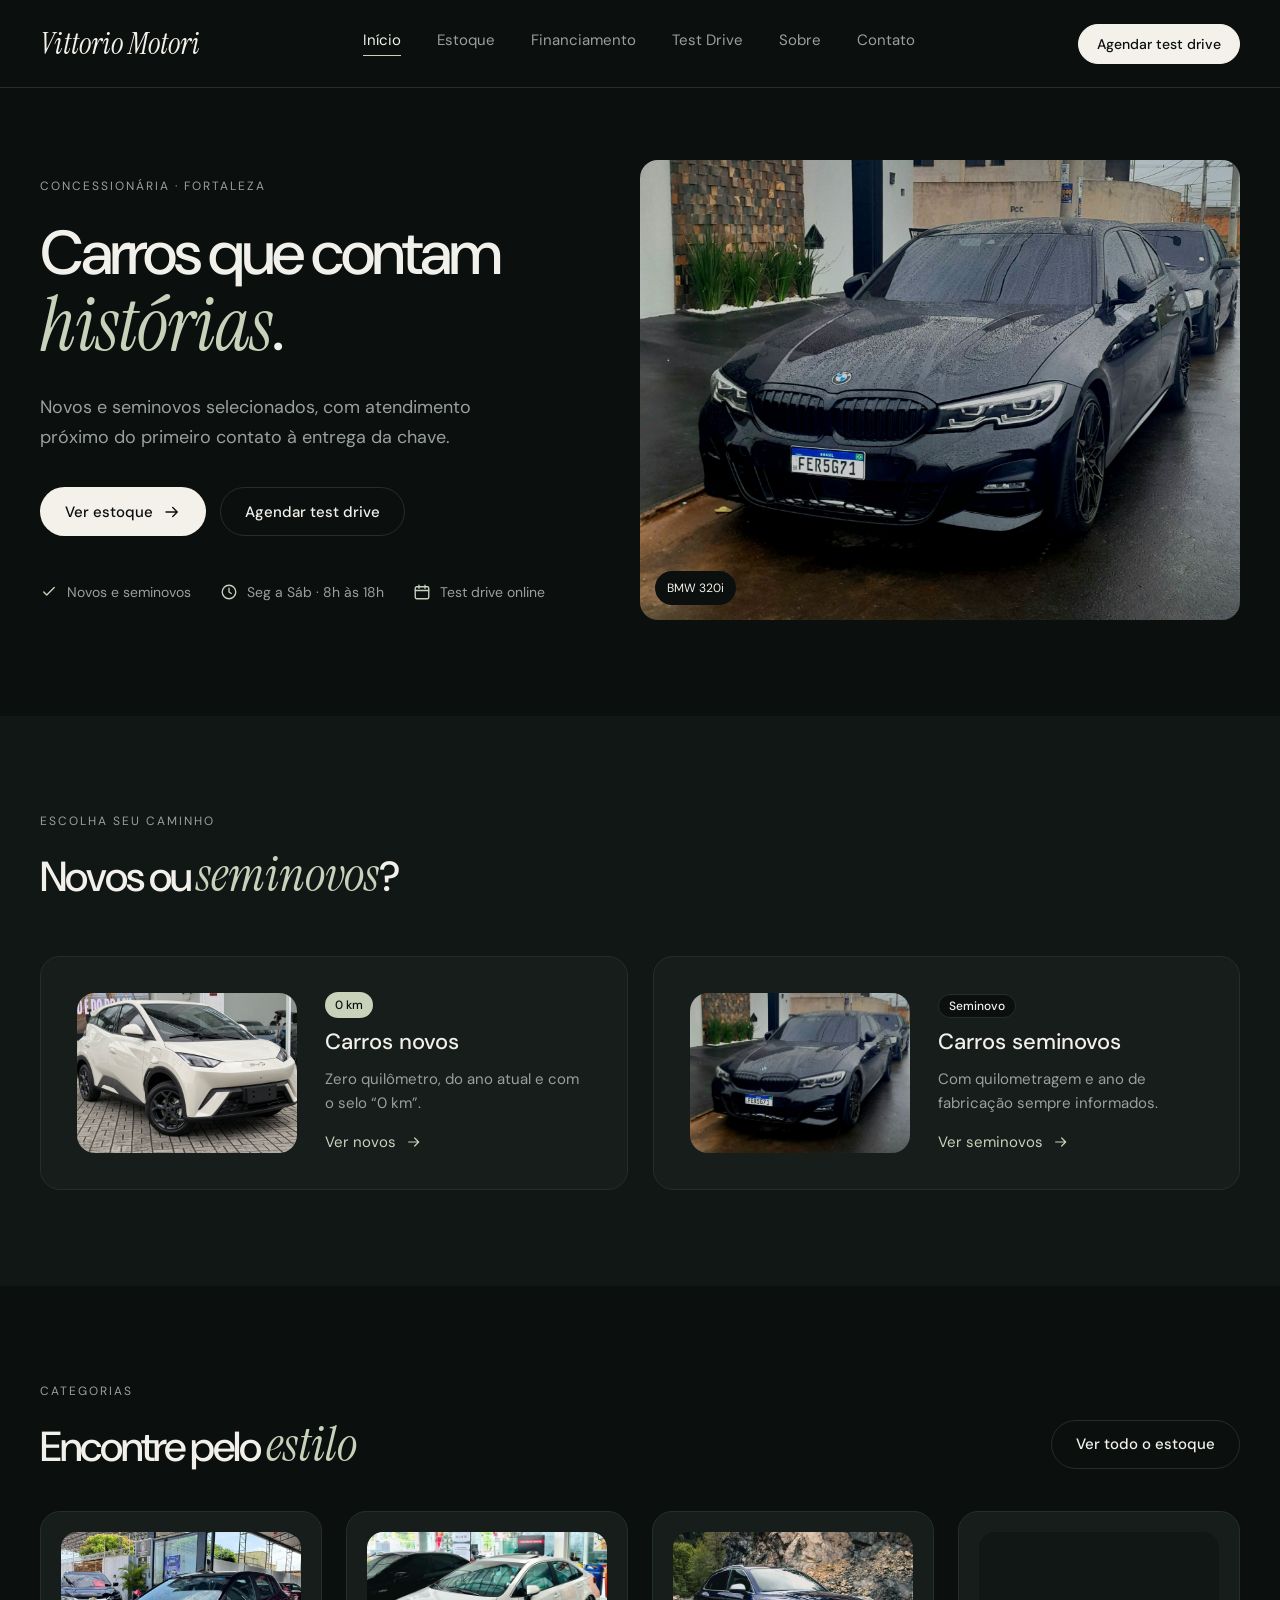
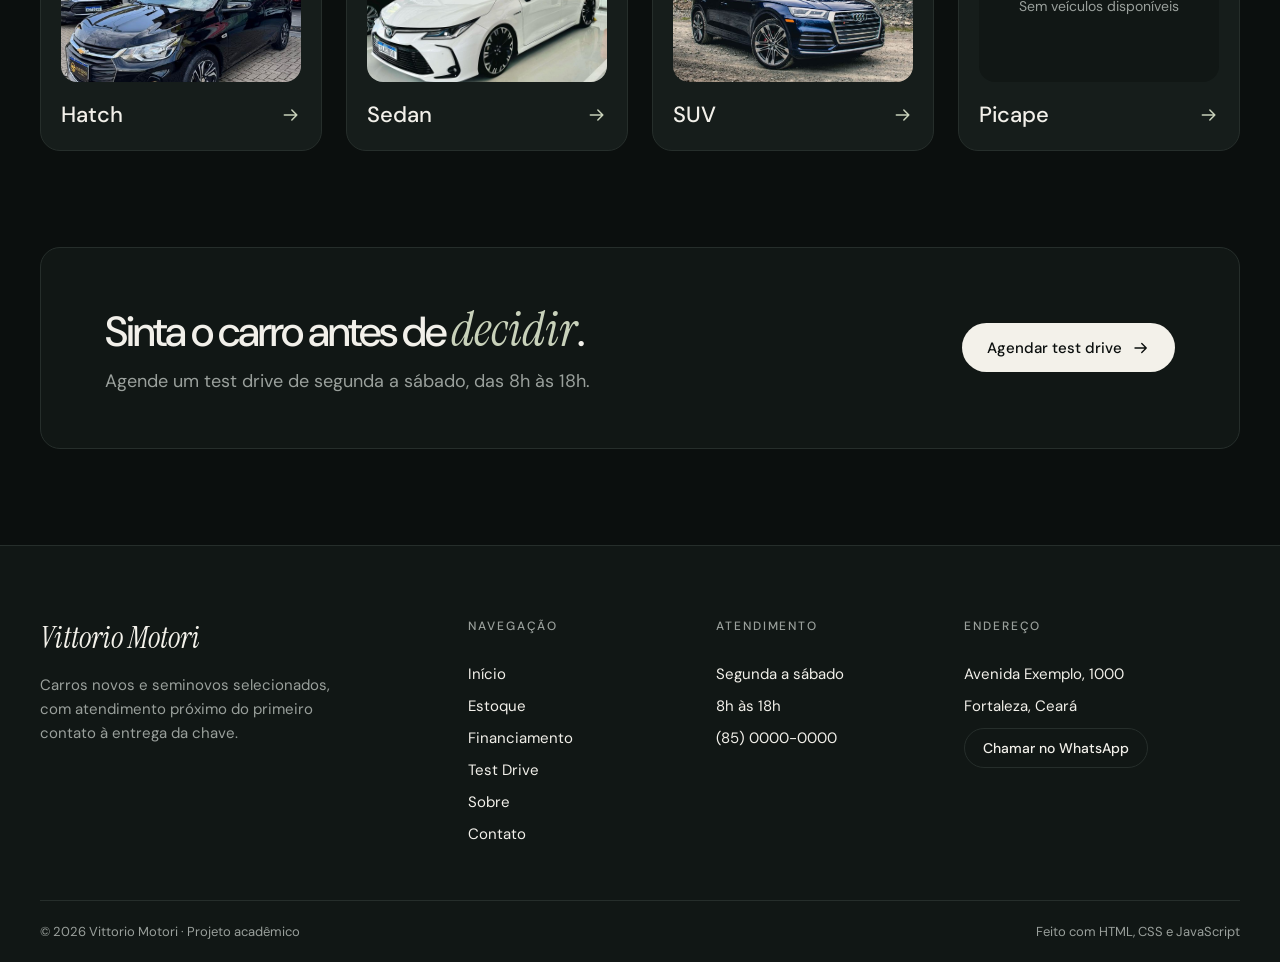
<file: index.html>
<!DOCTYPE html>
<html lang="pt-BR">
<head>
    <meta charset="UTF-8">
    <meta name="viewport" content="width=device-width, initial-scale=1.0">
    <title>Vittorio Motori</title>

    <link rel="preconnect" href="https://fonts.googleapis.com">
    <link rel="preconnect" href="https://fonts.gstatic.com" crossorigin>
    <link href="https://fonts.googleapis.com/css2?family=DM+Sans:opsz,wght@9..40,400..600&amp;family=Instrument+Serif:ital@1&amp;display=swap" rel="stylesheet">

    <link rel="stylesheet" href="css/styles.css">

    <link rel="stylesheet" href="css/inicio.css">
</head>
<body>
    <!-- Menu -->
    <div data-componente="header"></div>

    <main class="pagina-inicial">
        <!-- Banner -->
        <section class="banner" aria-labelledby="banner-titulo">
            <div class="banner-container">
                <div class="banner-conteudo">
                    <span class="banner-identificacao">CONCESSIONÁRIA · FORTALEZA</span>
                    <h1 id="banner-titulo">Carros que contam<br><span>histórias</span>.</h1>
                    <p class="banner-descricao">
                        Novos e seminovos selecionados, com atendimento próximo do primeiro contato à entrega da chave.
                    </p>
                    <div class="banner-botoes">
                        <a href="estoque.html" class="banner-btn">Ver estoque <svg viewBox="0 0 24 24" fill="none" stroke="currentColor" stroke-width="1.8" stroke-linecap="round" stroke-linejoin="round" aria-hidden="true" focusable="false"><path d="M4 12h15m-6-6 6 6-6 6"/></svg></a>
                        <a href="teste-drive.html" class="banner-btn-secundario">Agendar test drive</a>
                    </div>
                    <div class="banner-informacoes">
                        <span><svg viewBox="0 0 24 24" fill="none" stroke="currentColor" stroke-width="1.8" stroke-linecap="round" stroke-linejoin="round" aria-hidden="true" focusable="false"><path d="m5 12 4 4L19 6"/></svg> Novos e seminovos</span>
                        <span><svg viewBox="0 0 24 24" fill="none" stroke="currentColor" stroke-width="1.8" stroke-linecap="round" stroke-linejoin="round" aria-hidden="true" focusable="false"><circle cx="12" cy="12" r="9"/><path d="M12 7v5l3 2"/></svg> Seg a Sáb · 8h às 18h</span>
                        <span><svg viewBox="0 0 24 24" fill="none" stroke="currentColor" stroke-width="1.8" stroke-linecap="round" stroke-linejoin="round" aria-hidden="true" focusable="false"><rect x="3" y="5" width="18" height="16" rx="2"/><path d="M3 10h18M8 3v4M16 3v4"/></svg> Test drive online</span>
                    </div>
                </div>
                <div class="banner-imagem">
                    <img class="banner-carro" id="foto-banner" src="img/veiculos/bmw-320i-1.jpg" alt="BMW 320i">
                    <span class="banner-imagem-legenda" id="nome-banner">BMW 320i</span>
                </div>
            </div>
        </section>

        <!-- Novos e seminovos -->
        <section class="condicao" aria-labelledby="condicao-titulo">
            <div class="condicao-container">
                <span class="condicao-identificacao">ESCOLHA SEU CAMINHO</span>
                <h2 id="condicao-titulo">Novos ou <span>seminovos</span>?</h2>
                <div class="condicao-cards">
                    <article class="condicao-card">
                        <div class="condicao-imagem">
                            <img class="condicao-carro" src="img/veiculos/byd-dolphin-mini-1.jpg" alt="BYD Dolphin Mini">
                        </div>
                        <div class="condicao-conteudo">
                            <span class="condicao-selo condicao-selo-novo">0 km</span>
                            <h3>Carros novos</h3>
                            <p>Zero quilômetro, do ano atual e com o selo “0 km”.</p>
                            <a href="estoque.html" class="condicao-link">Ver novos <svg viewBox="0 0 24 24" fill="none" stroke="currentColor" stroke-width="1.8" stroke-linecap="round" stroke-linejoin="round" aria-hidden="true" focusable="false"><path d="M4 12h15m-6-6 6 6-6 6"/></svg></a>
                        </div>
                    </article>
                    <article class="condicao-card">
                        <div class="condicao-imagem">
                            <img class="condicao-carro" src="img/veiculos/bmw-320i-1.jpg" alt="BMW 320i">
                        </div>
                        <div class="condicao-conteudo">
                            <span class="condicao-selo condicao-selo-seminovo">Seminovo</span>
                            <h3>Carros seminovos</h3>
                            <p>Com quilometragem e ano de fabricação sempre informados.</p>
                            <a href="estoque.html" class="condicao-link">Ver seminovos <svg viewBox="0 0 24 24" fill="none" stroke="currentColor" stroke-width="1.8" stroke-linecap="round" stroke-linejoin="round" aria-hidden="true" focusable="false"><path d="M4 12h15m-6-6 6 6-6 6"/></svg></a>
                        </div>
                    </article>
                </div>
            </div>
        </section>

        <!-- Categorias -->
        <section class="categoria" aria-labelledby="categoria-titulo">
            <div class="categoria-container">
                <span class="categoria-identificacao">CATEGORIAS</span>
                <div class="categoria-cabecalho">
                    <h2 id="categoria-titulo">Encontre pelo <span>estilo</span></h2>
                    <a href="estoque.html" class="categoria-btn">Ver todo o estoque</a>
                </div>
                <div class="categoria-cards">
                    <a href="estoque.html" class="categoria-card" aria-label="Ver carros da categoria Hatch">
                        <div class="categoria-imagem">
                            <img class="categoria-carro" src="img/veiculos/chevrolet-onix-1.jpg" alt="Chevrolet Onix">
                        </div>
                        <div class="categoria-card-conteudo">
                            <h3>Hatch</h3>
                            <svg viewBox="0 0 24 24" fill="none" stroke="currentColor" stroke-width="1.8" stroke-linecap="round" stroke-linejoin="round" aria-hidden="true" focusable="false"><path d="M4 12h15m-6-6 6 6-6 6"/></svg>
                        </div>
                    </a>
                    <a href="estoque.html" class="categoria-card" aria-label="Ver carros da categoria Sedan">
                        <div class="categoria-imagem">
                            <img class="categoria-carro" src="img/veiculos/toyota-corolla-1.jpg" alt="Toyota Corolla">
                        </div>
                        <div class="categoria-card-conteudo">
                            <h3>Sedan</h3>
                            <svg viewBox="0 0 24 24" fill="none" stroke="currentColor" stroke-width="1.8" stroke-linecap="round" stroke-linejoin="round" aria-hidden="true" focusable="false"><path d="M4 12h15m-6-6 6 6-6 6"/></svg>
                        </div>
                    </a>
                    <a href="estoque.html" class="categoria-card" aria-label="Ver carros da categoria SUV">
                        <div class="categoria-imagem">
                            <img class="categoria-carro" src="img/veiculos/audi-q5-1.jpg" alt="Audi Q5">
                        </div>
                        <div class="categoria-card-conteudo">
                            <h3>SUV</h3>
                            <svg viewBox="0 0 24 24" fill="none" stroke="currentColor" stroke-width="1.8" stroke-linecap="round" stroke-linejoin="round" aria-hidden="true" focusable="false"><path d="M4 12h15m-6-6 6 6-6 6"/></svg>
                        </div>
                    </a>
                    <a href="estoque.html" class="categoria-card" aria-label="Ver carros da categoria Picape">
                        <div class="categoria-imagem">
                            <span class="categoria-sem-foto">Sem veículos disponíveis</span>
                        </div>
                        <div class="categoria-card-conteudo">
                            <h3>Picape</h3>
                            <svg viewBox="0 0 24 24" fill="none" stroke="currentColor" stroke-width="1.8" stroke-linecap="round" stroke-linejoin="round" aria-hidden="true" focusable="false"><path d="M4 12h15m-6-6 6 6-6 6"/></svg>
                        </div>
                    </a>
                </div>
            </div>
        </section>

        <!-- Test drive -->
        <section class="test-drive" aria-labelledby="test-drive-titulo">
            <div class="test-drive-container">
                <div class="test-drive-card">
                    <div class="test-drive-conteudo">
                        <h2 id="test-drive-titulo">Sinta o carro antes de <span>decidir</span>.</h2>
                        <p>Agende um test drive de segunda a sábado, das 8h às 18h.</p>
                    </div>
                    <a href="teste-drive.html" class="test-drive-btn">Agendar test drive <svg viewBox="0 0 24 24" fill="none" stroke="currentColor" stroke-width="1.8" stroke-linecap="round" stroke-linejoin="round" aria-hidden="true" focusable="false"><path d="M4 12h15m-6-6 6 6-6 6"/></svg></a>
                </div>
            </div>
        </section>

    </main>

    <!-- Rodapé -->
    <div data-componente="footer"></div>
    <script src="js/componentes.js"></script>
</body>
</html>
</file>
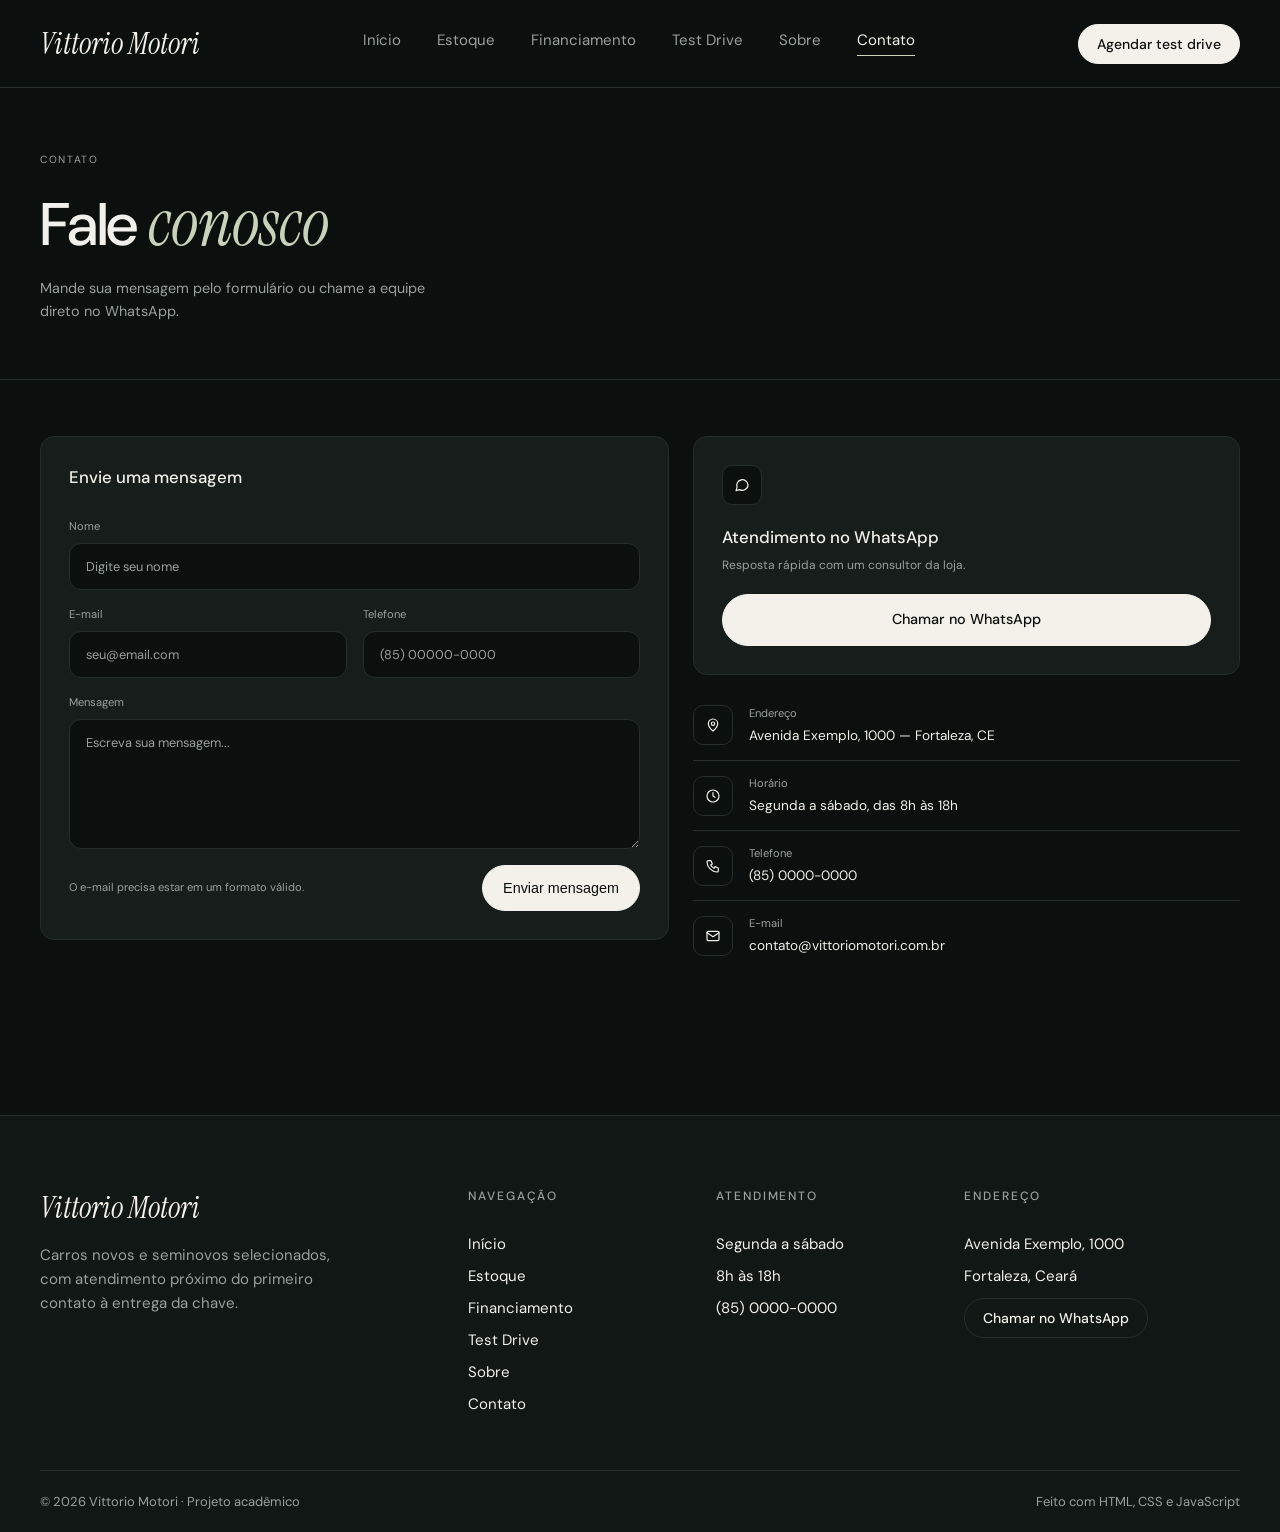
<file: contato.html>
<!DOCTYPE html>
<html lang="pt-BR">
<head>
  <meta charset="UTF-8">
  <meta name="viewport" content="width=device-width, initial-scale=1.0">
  <title>Contato | Vittorio Motori</title>
  <link rel="preconnect" href="https://fonts.googleapis.com">
  <link rel="preconnect" href="https://fonts.gstatic.com" crossorigin>
  <link href="https://fonts.googleapis.com/css2?family=DM+Sans:wght@400;500;600&family=Instrument+Serif:ital@1&display=swap" rel="stylesheet">
  <link rel="stylesheet" href="css/styles.css">
  <link rel="stylesheet" href="css/contato.css">
</head>
<body>
  <!-- O menu vem de componentes/header.html -->
  <div data-componente="header"></div>

  <main>
    <!-- Apresentação -->
    <section class="contato-hero">
      <div class="container">
        <p class="contato-eyebrow">Contato</p>
        <h1>Fale <em>conosco</em></h1>
        <p class="contato-intro">Mande sua mensagem pelo formulário ou chame a equipe direto no WhatsApp.</p>
      </div>
    </section>

    <!-- Formulário + informações -->
    <section class="contato-conteudo">
      <div class="container contato-grid">

        <!-- Coluna esquerda: formulário -->
        <div class="contato-form-card">
          <h2>Envie uma mensagem</h2>

          <form id="contato-form" novalidate>
            <div class="contato-campo">
              <label for="nome">Nome</label>
              <input type="text" id="nome" name="nome" placeholder="Digite seu nome" required>
            </div>

            <div class="contato-linha">
              <div class="contato-campo">
                <label for="email">E-mail</label>
                <input type="email" id="email" name="email" placeholder="seu@email.com" required>
              </div>
              <div class="contato-campo">
                <label for="telefone">Telefone</label>
                <input type="tel" id="telefone" name="telefone" placeholder="(85) 00000-0000">
              </div>
            </div>

            <div class="contato-campo">
              <label for="mensagem">Mensagem</label>
              <textarea id="mensagem" name="mensagem" rows="5" placeholder="Escreva sua mensagem..." required></textarea>
            </div>

            <div class="contato-form-rodape">
              <p class="contato-dica" id="contato-dica">O e-mail precisa estar em um formato válido.</p>
              <button type="submit" class="btn btn-primary">Enviar mensagem</button>
            </div>
          </form>
        </div>

        <!-- Coluna direita: WhatsApp + informações -->
        <aside class="contato-lateral" aria-label="Informações de contato">
          <div class="contato-whats-card">
            <span class="contato-icone" aria-hidden="true">
              <svg width="16" height="16" viewBox="0 0 24 24" fill="none" stroke="currentColor" stroke-width="1.8" stroke-linecap="round" stroke-linejoin="round"><path d="M21 11.5a8.5 8.5 0 0 1-12.6 7.4L3 20.5l1.6-5A8.5 8.5 0 1 1 21 11.5z"/></svg>
            </span>
            <h2>Atendimento no WhatsApp</h2>
            <p class="muted">Resposta rápida com um consultor da loja.</p>
            <a href="https://wa.me/5585000000000" class="btn btn-primary contato-whats-btn" target="_blank" rel="noopener">Chamar no WhatsApp</a>
          </div>

          <ul class="contato-lista">
            <li>
              <span class="contato-icone" aria-hidden="true">
                <svg width="16" height="16" viewBox="0 0 24 24" fill="none" stroke="currentColor" stroke-width="1.8" stroke-linecap="round" stroke-linejoin="round"><path d="M12 21s-7-6.2-7-11a7 7 0 1 1 14 0c0 4.8-7 11-7 11z"/><circle cx="12" cy="10" r="2.5"/></svg>
              </span>
              <div>
                <span class="contato-label">Endereço</span>
                <p>Avenida Exemplo, 1000 — Fortaleza, CE</p>
              </div>
            </li>
            <li>
              <span class="contato-icone" aria-hidden="true">
                <svg width="16" height="16" viewBox="0 0 24 24" fill="none" stroke="currentColor" stroke-width="1.8" stroke-linecap="round" stroke-linejoin="round"><circle cx="12" cy="12" r="9"/><path d="M12 7v5l3 2"/></svg>
              </span>
              <div>
                <span class="contato-label">Horário</span>
                <p>Segunda a sábado, das 8h às 18h</p>
              </div>
            </li>
            <li>
              <span class="contato-icone" aria-hidden="true">
                <svg width="16" height="16" viewBox="0 0 24 24" fill="none" stroke="currentColor" stroke-width="1.8" stroke-linecap="round" stroke-linejoin="round"><path d="M5 4h4l2 5-2.5 1.5a11 11 0 0 0 5 5L15 13l5 2v4a2 2 0 0 1-2 2A16 16 0 0 1 3 6a2 2 0 0 1 2-2z"/></svg>
              </span>
              <div>
                <span class="contato-label">Telefone</span>
                <p>(85) 0000-0000</p>
              </div>
            </li>
            <li>
              <span class="contato-icone" aria-hidden="true">
                <svg width="16" height="16" viewBox="0 0 24 24" fill="none" stroke="currentColor" stroke-width="1.8" stroke-linecap="round" stroke-linejoin="round"><rect x="3" y="5" width="18" height="14" rx="2"/><path d="m3 7 9 6 9-6"/></svg>
              </span>
              <div>
                <span class="contato-label">E-mail</span>
                <p>contato@vittoriomotori.com.br</p>
              </div>
            </li>
          </ul>
        </aside>

      </div>
    </section>
  </main>

  <!-- O rodapé vem de componentes/footer.html -->
  <div data-componente="footer"></div>

  <script src="js/componentes.js"></script>
  <script src="js/contato.js"></script>
</body>
</html>
</file>
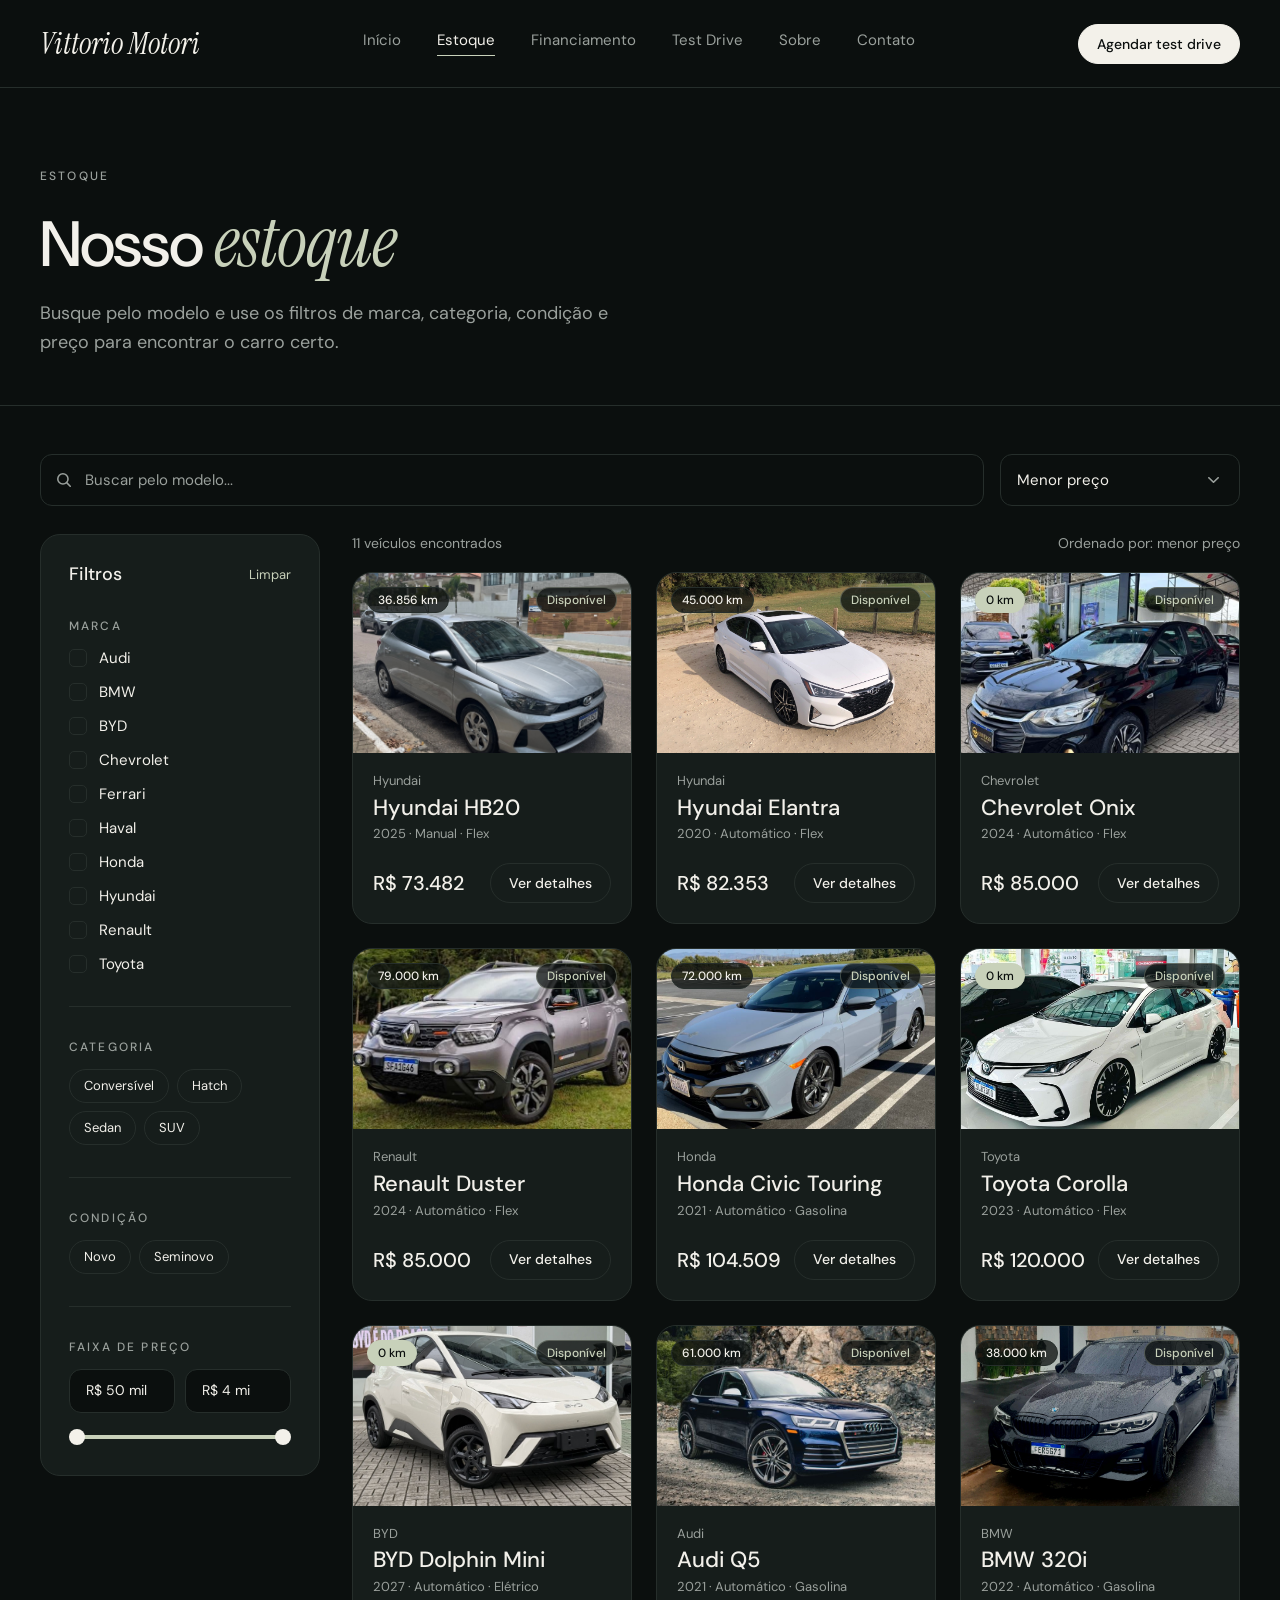
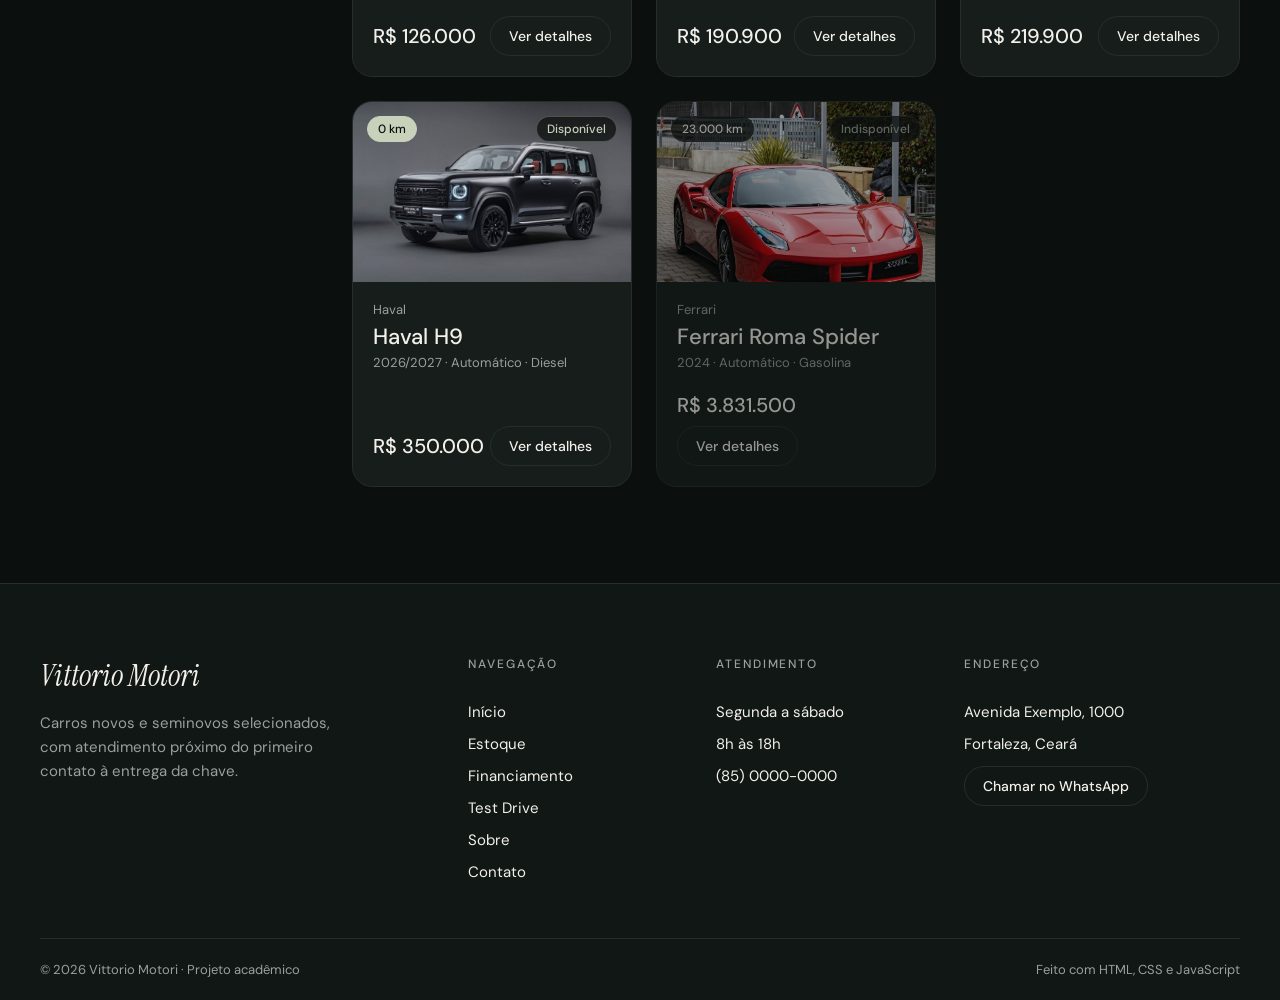
<file: estoque.html>
<!doctype html>
<html lang="pt-BR">
  <head>
    <meta charset="UTF-8" />
    <meta name="viewport" content="width=device-width, initial-scale=1.0" />
    <title>Estoque | Vittorio Motori</title>
    <link rel="preconnect" href="https://fonts.googleapis.com" />
    <link rel="preconnect" href="https://fonts.gstatic.com" crossorigin />
    <!-- O "opsz" deixa a DM Sans mais apertada nos títulos grandes, igual ao Figma -->
    <link href="https://fonts.googleapis.com/css2?family=DM+Sans:opsz,wght@9..40,400..600&family=Instrument+Serif:ital@1&display=swap" rel="stylesheet" />
    <!-- Primeiro o estilo global, depois o da página -->
    <link rel="stylesheet" href="css/styles.css" />
    <link rel="stylesheet" href="css/estoque.css" />
  </head>
  <body>
    <!-- O menu vem de componentes/header.html -->
    <div data-componente="header"></div>

    <main>
      <section class="estoque-titulo">
        <div class="container">
          <p class="estoque-rotulo">Estoque</p>
          <h1>Nosso <em>estoque</em></h1>
          <p class="estoque-descricao">
            Busque pelo modelo e use os filtros de marca, categoria, condição e
            preço para encontrar o carro certo.
          </p>
        </div>
      </section>

      <div class="container estoque-conteudo">
        <!-- Busca e ordenação. O form="filtros" liga o campo de busca ao
             formulário lá de baixo, mesmo estando fora dele. Assim o botão
             "Limpar" apaga a busca junto com os filtros. -->
        <div class="estoque-barra">
          <label class="estoque-busca">
            <span class="so-leitor">Buscar pelo modelo</span>
            <img src="img/icones/busca.svg" alt="" />
            <input type="search" name="busca" form="filtros" placeholder="Buscar pelo modelo..." autocomplete="off" />
          </label>

          <!-- A ordenação fica fora do formulário de propósito: limpar os
               filtros não deve bagunçar a ordem que a pessoa escolheu. -->
          <select id="ordenar" class="estoque-ordenar" aria-label="Ordenar por">
            <option value="menor">Menor preço</option>
            <option value="maior">Maior preço</option>
          </select>

          <!-- Só aparece no celular e no tablet -->
          <button type="button" id="filtros-abrir" class="btn filtros-abrir" aria-expanded="false" aria-controls="filtros">
            Mostrar filtros
          </button>
        </div>

        <div id="estoque-grade" class="estoque-grade">
          <form id="filtros" class="filtros">
            <div class="filtros-topo">
              <h2>Filtros</h2>
              <button type="button" class="filtros-limpar" data-limpar>Limpar</button>
            </div>

            <!-- As marcas e categorias são criadas pelo js/estoque.js, a
                 partir dos carros que existem no dados.js -->
            <fieldset class="filtros-grupo">
              <legend class="estoque-rotulo">Marca</legend>
              <div id="filtro-marcas" class="filtros-lista"></div>
            </fieldset>

            <fieldset class="filtros-grupo">
              <legend class="estoque-rotulo">Categoria</legend>
              <div id="filtro-categorias" class="filtros-chips"></div>
            </fieldset>

            <fieldset class="filtros-grupo">
              <legend class="estoque-rotulo">Condição</legend>
              <div class="filtros-chips">
                <label class="chip"><input type="checkbox" name="condicao" value="Novo" /><span>Novo</span></label>
                <label class="chip"><input type="checkbox" name="condicao" value="Seminovo" /><span>Seminovo</span></label>
              </div>
            </fieldset>

            <fieldset class="filtros-grupo">
              <legend class="estoque-rotulo">Faixa de preço</legend>
              <div class="filtros-precos">
                <output id="preco-min-texto"></output>
                <output id="preco-max-texto"></output>
              </div>
              <!-- O HTML não tem um controle com duas bolinhas, então são dois
                   controles normais, um em cima do outro. O visual da barra
                   fica por conta do CSS. -->
              <div id="faixa" class="faixa">
                <input type="range" id="preco-min" name="precoMin" min="0" step="1" aria-label="Preço mínimo" />
                <input type="range" id="preco-max" name="precoMax" min="0" step="1" aria-label="Preço máximo" />
              </div>
            </fieldset>
          </form>

          <!-- Resultados (os cards são criados pelo js/estoque.js) -->
          <section class="listagem" aria-label="Veículos encontrados">
            <div id="listagem-topo" class="listagem-topo">
              <p id="listagem-total" role="status"></p>
              <p id="listagem-ordem"></p>
            </div>

            <div id="listagem-carros" class="listagem-carros"></div>

            <div id="listagem-vazia" class="listagem-vazia" hidden>
              <span class="listagem-vazia-icone"><img src="img/icones/busca-grande.svg" alt="" /></span>
              <h2>Nenhum veículo <em>encontrado</em></h2>
              <p>Tente buscar por outro modelo ou limpe os filtros para ver todo o estoque.</p>
              <button type="button" class="btn btn-primary" data-limpar>Limpar filtros</button>
            </div>
          </section>
        </div>
      </div>
    </main>

    <!-- O rodapé vem de componentes/footer.html -->
    <div data-componente="footer"></div>

    <script src="js/componentes.js"></script>
    <script src="js/dados.js"></script>
    <script src="js/estoque.js"></script>
  </body>
</html>
</file>
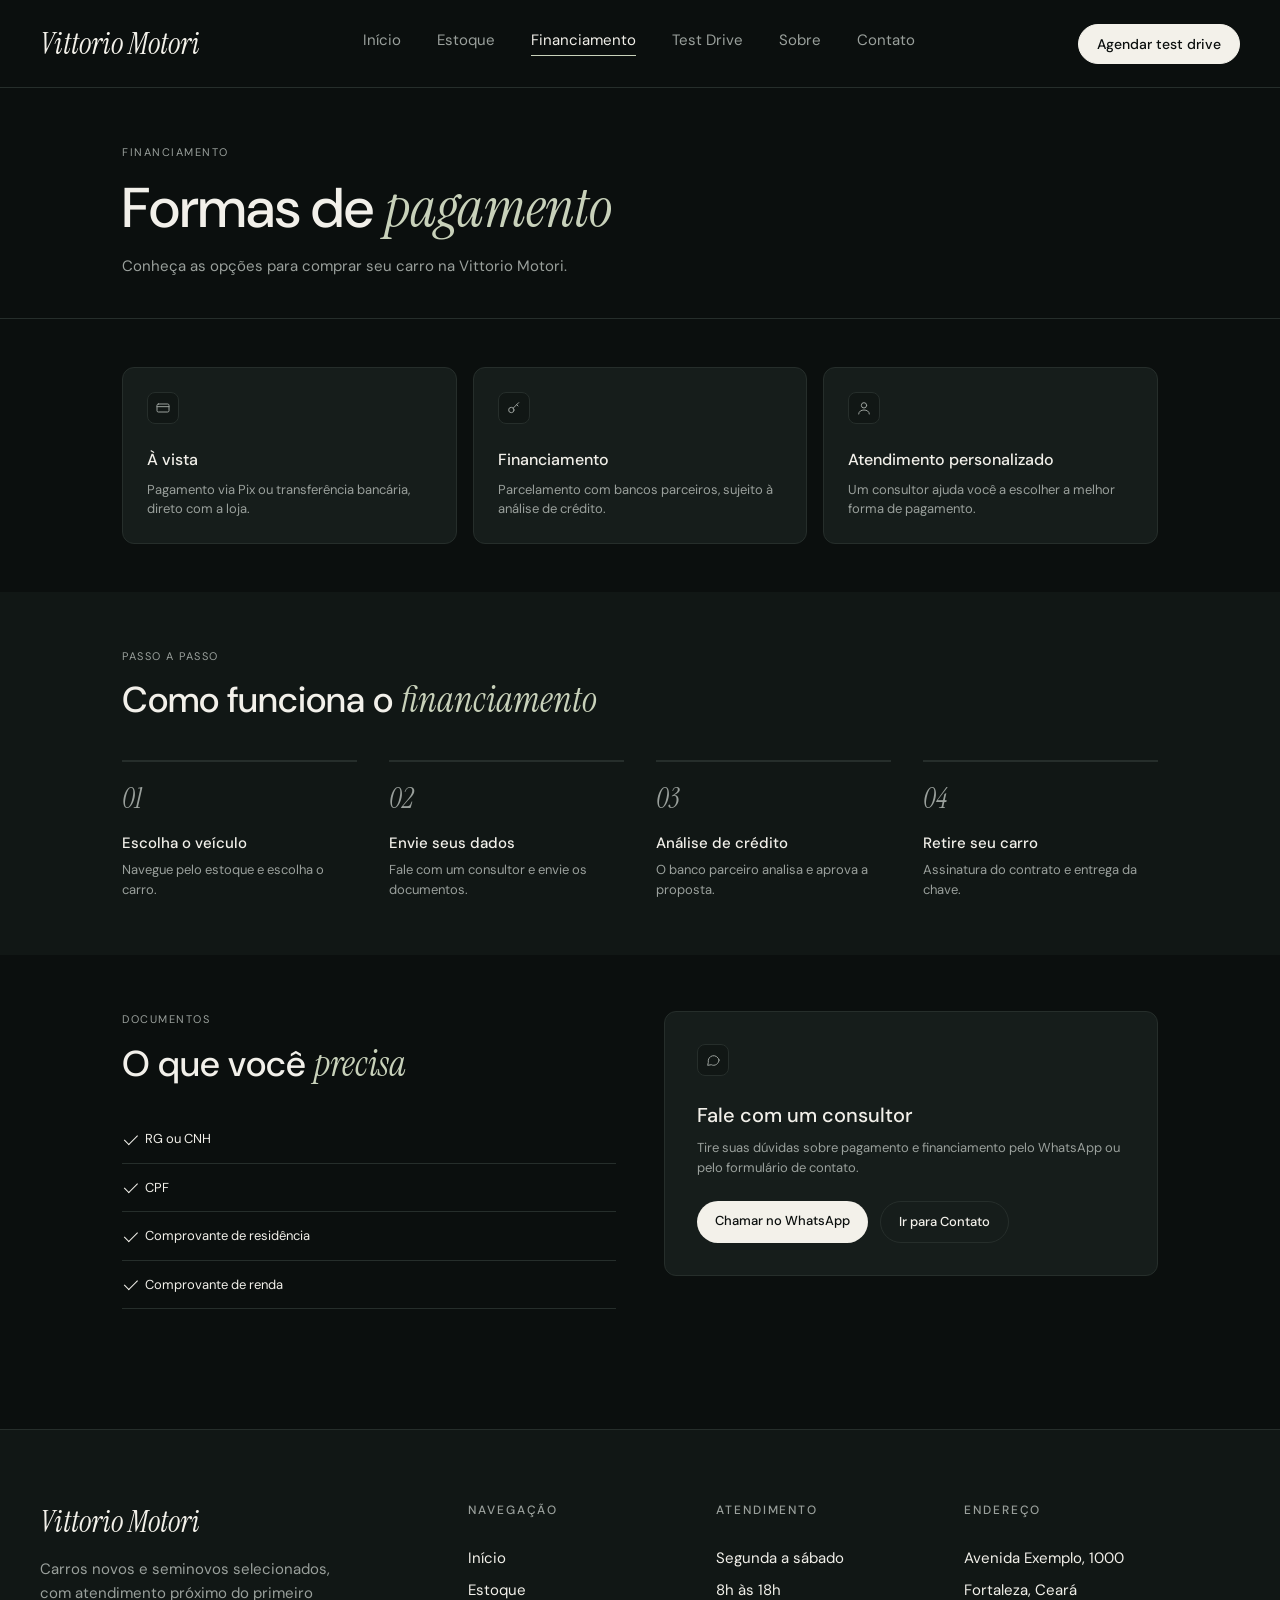
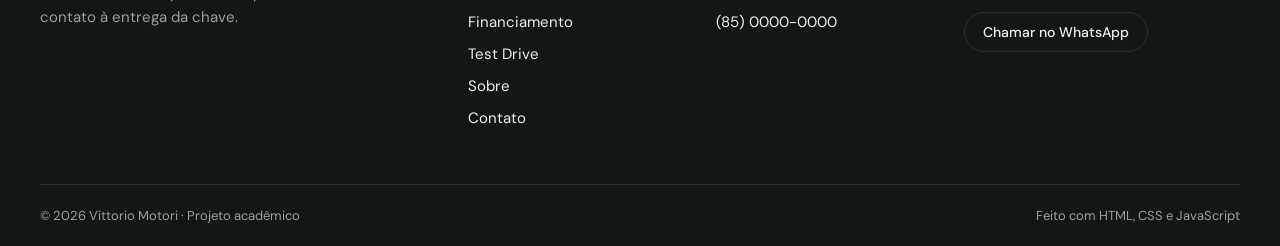
<file: financiamento.html>
<!DOCTYPE html>
<html lang="pt-BR">
<head>
  <meta charset="UTF-8">
  <meta name="viewport" content="width=device-width, initial-scale=1">
  <title>Financiamento | Vittorio Motori</title>

  <!-- Fontes (se já estiverem no index.html, copie de lá igual) -->
  <link rel="preconnect" href="https://fonts.googleapis.com">
  <link rel="preconnect" href="https://fonts.gstatic.com" crossorigin>
  <link href="https://fonts.googleapis.com/css2?family=DM+Sans:wght@400;500;600&family=Instrument+Serif:ital@1&display=swap" rel="stylesheet">

  <!-- Global primeiro, da página depois -->
  <link rel="stylesheet" href="css/styles.css">
  <link rel="stylesheet" href="css/financiamento.css">
</head>
<body>

  <!-- O menu vem de componentes/header.html -->
  <div data-componente="header"></div>

  <main>

    <!-- Cabeçalho da página -->
    <section class="financiamento-hero">
      <div class="financiamento-container">
        <p class="financiamento-eyebrow">Financiamento</p>
        <h1 class="financiamento-titulo">Formas de <em>pagamento</em></h1>
        <p class="financiamento-sub">Conheça as opções para comprar seu carro na Vittorio Motori.</p>
      </div>
    </section>

    <!-- Formas de pagamento -->
    <section class="financiamento-formas" aria-label="Formas de pagamento">
      <div class="financiamento-container financiamento-grid-3">

        <article class="financiamento-card">
          <span class="financiamento-icone" aria-hidden="true">
            <svg viewBox="0 0 24 24" width="16" height="16" fill="none" stroke="currentColor" stroke-width="1.5" stroke-linecap="round" stroke-linejoin="round"><rect x="3" y="6" width="18" height="12" rx="2"/><path d="M3 10h18"/></svg>
          </span>
          <h2 class="financiamento-card-titulo">À vista</h2>
          <p class="financiamento-card-texto">Pagamento via Pix ou transferência bancária, direto com a loja.</p>
        </article>

        <article class="financiamento-card">
          <span class="financiamento-icone" aria-hidden="true">
            <svg viewBox="0 0 24 24" width="16" height="16" fill="none" stroke="currentColor" stroke-width="1.5" stroke-linecap="round" stroke-linejoin="round"><circle cx="8" cy="15" r="4"/><path d="M11 12l8-8M16 7l2 2"/></svg>
          </span>
          <h2 class="financiamento-card-titulo">Financiamento</h2>
          <p class="financiamento-card-texto">Parcelamento com bancos parceiros, sujeito à análise de crédito.</p>
        </article>

        <article class="financiamento-card">
          <span class="financiamento-icone" aria-hidden="true">
            <svg viewBox="0 0 24 24" width="16" height="16" fill="none" stroke="currentColor" stroke-width="1.5" stroke-linecap="round" stroke-linejoin="round"><circle cx="12" cy="8" r="4"/><path d="M4 21c0-4 4-6 8-6s8 2 8 6"/></svg>
          </span>
          <h2 class="financiamento-card-titulo">Atendimento personalizado</h2>
          <p class="financiamento-card-texto">Um consultor ajuda você a escolher a melhor forma de pagamento.</p>
        </article>

      </div>
    </section>

    <!-- Passo a passo -->
    <section class="financiamento-passos" aria-labelledby="passos-titulo">
      <div class="financiamento-container">
        <p class="financiamento-eyebrow">Passo a passo</p>
        <h2 class="financiamento-secao-titulo" id="passos-titulo">Como funciona o <em>financiamento</em></h2>

        <ol class="financiamento-lista-passos">
          <li class="financiamento-passo">
            <span class="financiamento-passo-num">01</span>
            <h3 class="financiamento-passo-titulo">Escolha o veículo</h3>
            <p class="financiamento-passo-texto">Navegue pelo estoque e escolha o carro.</p>
          </li>
          <li class="financiamento-passo">
            <span class="financiamento-passo-num">02</span>
            <h3 class="financiamento-passo-titulo">Envie seus dados</h3>
            <p class="financiamento-passo-texto">Fale com um consultor e envie os documentos.</p>
          </li>
          <li class="financiamento-passo">
            <span class="financiamento-passo-num">03</span>
            <h3 class="financiamento-passo-titulo">Análise de crédito</h3>
            <p class="financiamento-passo-texto">O banco parceiro analisa e aprova a proposta.</p>
          </li>
          <li class="financiamento-passo">
            <span class="financiamento-passo-num">04</span>
            <h3 class="financiamento-passo-titulo">Retire seu carro</h3>
            <p class="financiamento-passo-texto">Assinatura do contrato e entrega da chave.</p>
          </li>
        </ol>
      </div>
    </section>

    <!-- Documentos + consultor -->
    <section class="financiamento-docs" aria-labelledby="docs-titulo">
      <div class="financiamento-container financiamento-docs-grid">

        <div>
          <p class="financiamento-eyebrow">Documentos</p>
          <h2 class="financiamento-secao-titulo" id="docs-titulo">O que você <em>precisa</em></h2>

          <ul class="financiamento-checklist">
            <li>RG ou CNH</li>
            <li>CPF</li>
            <li>Comprovante de residência</li>
            <li>Comprovante de renda</li>
          </ul>
        </div>

        <aside class="financiamento-consultor">
          <span class="financiamento-icone" aria-hidden="true">
            <svg viewBox="0 0 24 24" width="16" height="16" fill="none" stroke="currentColor" stroke-width="1.5" stroke-linecap="round" stroke-linejoin="round"><path d="M21 12a8 8 0 0 1-11.6 7.1L4 20l1-4.6A8 8 0 1 1 21 12z"/></svg>
          </span>
          <h2 class="financiamento-card-titulo financiamento-consultor-titulo">Fale com um consultor</h2>
          <p class="financiamento-card-texto">Tire suas dúvidas sobre pagamento e financiamento pelo WhatsApp ou pelo formulário de contato.</p>
          <div class="financiamento-acoes">
            <!-- Troque o número pelo da loja: 55 + DDD + número -->
            <a class="financiamento-btn financiamento-btn-primario" href="https://wa.me/40028922" target="_blank" rel="noopener">Chamar no WhatsApp</a>
            <a class="financiamento-btn financiamento-btn-secundario" href="contato.html">Ir para Contato</a>
          </div>
        </aside>

      </div>
    </section>

  </main>

  <!-- O rodapé vem de componentes/footer.html -->
  <div data-componente="footer"></div>

  <script src="js/componentes.js"></script>
  <script src="js/main.js"></script>
</body>
</html>
</file>
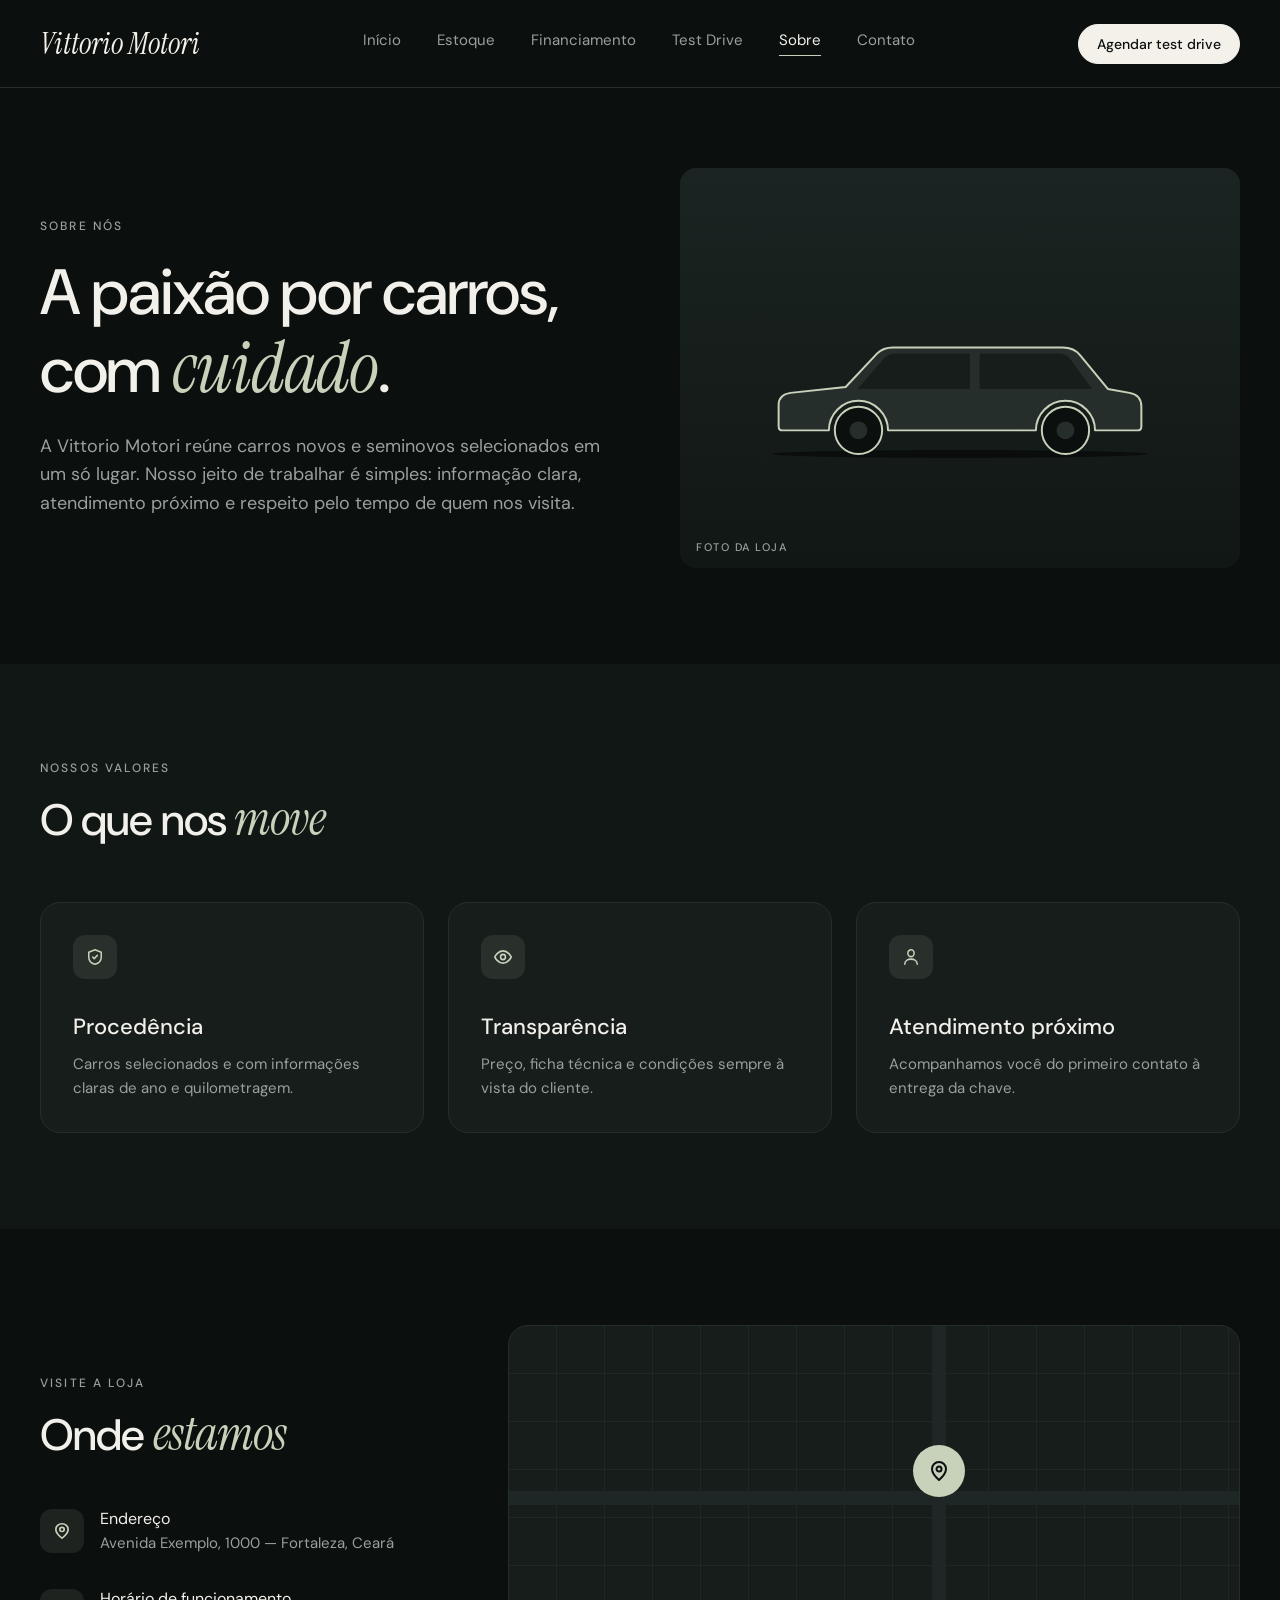
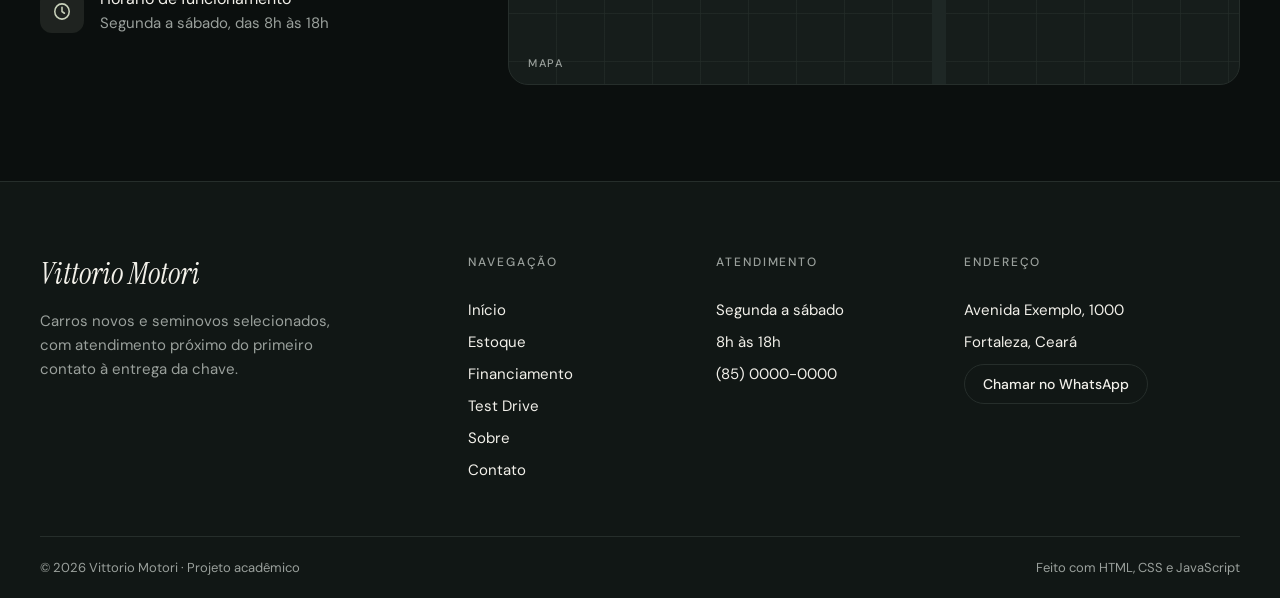
<file: sobre.html>
<!doctype html>
<html lang="pt-BR">
  <head>
    <meta charset="UTF-8" />
    <meta name="viewport" content="width=device-width, initial-scale=1.0" />
    <title>Sobre | Vittorio Motori</title>
    <link rel="preconnect" href="https://fonts.googleapis.com" />
    <link rel="preconnect" href="https://fonts.gstatic.com" crossorigin />
    <!-- O "opsz" deixa a DM Sans mais apertada nos títulos grandes, igual ao Figma -->
    <link href="https://fonts.googleapis.com/css2?family=DM+Sans:opsz,wght@9..40,400..600&family=Instrument+Serif:ital@1&display=swap" rel="stylesheet" />
    <!-- Primeiro o estilo global, depois o da página -->
    <link rel="stylesheet" href="css/styles.css" />
    <link rel="stylesheet" href="css/sobre.css" />
  </head>
  <body>
    <!-- O menu vem de componentes/header.html -->
    <div data-componente="header"></div>

    <main>
      <!-- Apresentação da loja -->
      <section class="sobre-hero">
        <div class="container sobre-hero-grade">
          <div>
            <p class="sobre-rotulo">Sobre nós</p>
            <h1>A paixão por carros, com <em>cuidado</em>.</h1>
            <p class="sobre-intro">
              A Vittorio Motori reúne carros novos e seminovos selecionados em
              um só lugar. Nosso jeito de trabalhar é simples: informação clara,
              atendimento próximo e respeito pelo tempo de quem nos visita.
            </p>
          </div>

          <!-- Quando tiver a foto de verdade, é só trocar a imagem aqui -->
          <figure class="sobre-foto">
            <img src="img/carro-suv.svg" alt="Desenho de um carro visto de lado" />
            <figcaption class="sobre-legenda">Foto da loja</figcaption>
          </figure>
        </div>
      </section>

      <!-- Valores. Os ícones têm alt vazio porque são só enfeite: o título
           do card já diz tudo, e o leitor de tela pula a imagem. -->
      <section class="sobre-valores" aria-labelledby="valores-titulo">
        <div class="container">
          <p class="sobre-rotulo">Nossos valores</p>
          <h2 id="valores-titulo">O que nos <em>move</em></h2>

          <div class="sobre-cards">
            <article class="sobre-card">
              <span class="sobre-icone"><img src="img/icones/escudo.svg" alt="" /></span>
              <h3>Procedência</h3>
              <p>Carros selecionados e com informações claras de ano e quilometragem.</p>
            </article>
            <article class="sobre-card">
              <span class="sobre-icone"><img src="img/icones/olho.svg" alt="" /></span>
              <h3>Transparência</h3>
              <p>Preço, ficha técnica e condições sempre à vista do cliente.</p>
            </article>
            <article class="sobre-card">
              <span class="sobre-icone"><img src="img/icones/usuario.svg" alt="" /></span>
              <h3>Atendimento próximo</h3>
              <p>Acompanhamos você do primeiro contato à entrega da chave.</p>
            </article>
          </div>
        </div>
      </section>

      <!-- Endereço e horário -->
      <section class="sobre-local" aria-labelledby="local-titulo">
        <div class="container sobre-local-grade">
          <div>
            <p class="sobre-rotulo">Visite a loja</p>
            <h2 id="local-titulo">Onde <em>estamos</em></h2>

            <ul class="sobre-infos">
              <li>
                <span class="sobre-icone"><img src="img/icones/pin.svg" alt="" /></span>
                <div>
                  <h3>Endereço</h3>
                  <p>Avenida Exemplo, 1000 — Fortaleza, Ceará</p>
                </div>
              </li>
              <li>
                <span class="sobre-icone"><img src="img/icones/relogio.svg" alt="" /></span>
                <div>
                  <h3>Horário de funcionamento</h3>
                  <p>Segunda a sábado, das 8h às 18h</p>
                </div>
              </li>
            </ul>
          </div>

          <!-- O mapa é um desenho feito só com CSS, já que o endereço é
               fictício. As ruas e a grade estão no sobre.css. -->
          <figure class="sobre-mapa">
            <span class="sobre-marcador"><img src="img/icones/pin-escuro.svg" alt="Marcador da loja no mapa" /></span>
            <figcaption class="sobre-legenda">Mapa</figcaption>
          </figure>
        </div>
      </section>
    </main>

    <!-- O rodapé vem de componentes/footer.html -->
    <div data-componente="footer"></div>

    <script src="js/componentes.js"></script>
  </body>
</html>
</file>
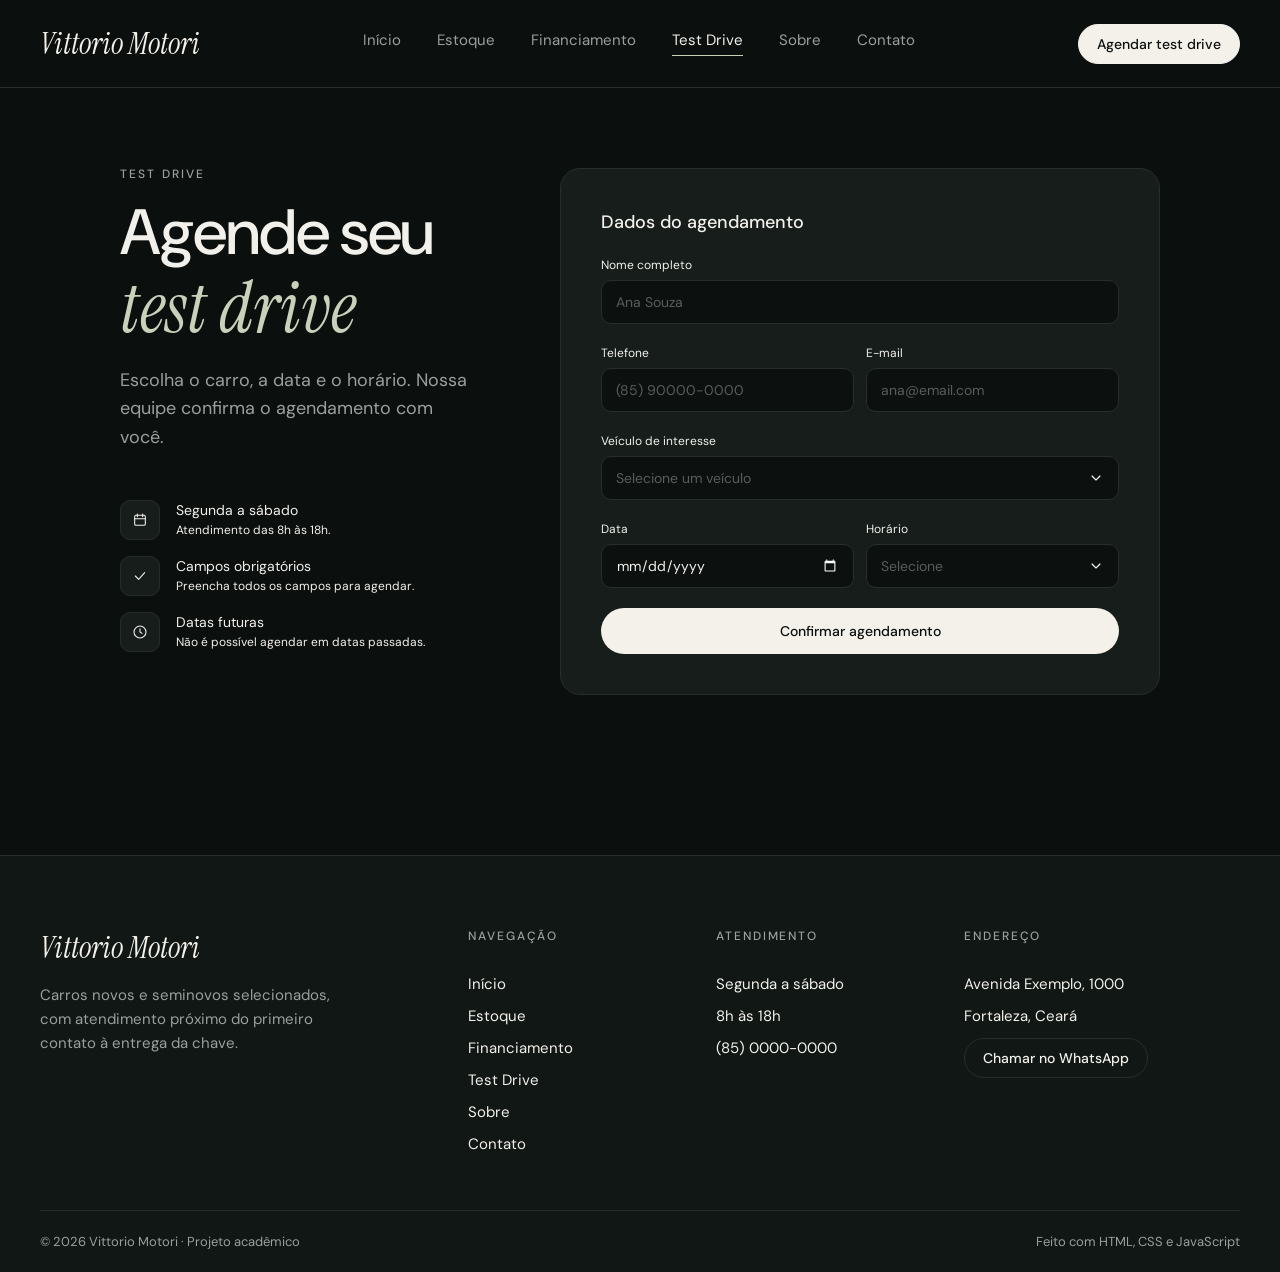
<file: teste-drive.html>
<!DOCTYPE html>
<html lang="pt-BR">
<head>
  <meta charset="UTF-8">
  <meta name="viewport" content="width=device-width, initial-scale=1">
  <title>Test Drive | Vittorio Motori</title>
  <link rel="preconnect" href="https://fonts.googleapis.com">
  <link rel="preconnect" href="https://fonts.gstatic.com" crossorigin>
  <link href="https://fonts.googleapis.com/css2?family=DM+Sans:wght@400;500&family=Instrument+Serif:ital@0;1&display=swap" rel="stylesheet">
  <link rel="stylesheet" href="css/styles.css">
  <link rel="stylesheet" href="css/teste-drive.css">
</head>
<body>
  <div data-componente="header"></div>

  <main class="agendamento">
    <div class="texto">
      <p class="texto__label">Test Drive</p>
      <h1>Agende seu <em>test drive</em></h1>
      <p class="texto__desc">Escolha o carro, a data e o horário. Nossa equipe confirma o agendamento com você.</p>

      <ul class="regras">
        <li class="regra">
          <span class="icon" aria-hidden="true"><svg viewBox="0 0 24 24"><rect x="4" y="5" width="16" height="15" rx="2"/><path d="M4 10h16M8 3v4M16 3v4"/></svg></span>
          <div><strong>Segunda a sábado</strong><span>Atendimento das 8h às 18h.</span></div>
        </li>
        <li class="regra">
          <span class="icon" aria-hidden="true"><svg viewBox="0 0 24 24"><path d="m5 12 5 5 9-10"/></svg></span>
          <div><strong>Campos obrigatórios</strong><span>Preencha todos os campos para agendar.</span></div>
        </li>
        <li class="regra">
          <span class="icon" aria-hidden="true"><svg viewBox="0 0 24 24"><circle cx="12" cy="12" r="9"/><path d="M12 7v5l3 2"/></svg></span>
          <div><strong>Datas futuras</strong><span>Não é possível agendar em datas passadas.</span></div>
        </li>
      </ul>
    </div>

    <form class="formulario" id="agendamento-form" novalidate>
      <h2>Dados do agendamento</h2>

      <div class="field">
        <label for="nome">Nome completo</label>
        <input type="text" id="nome" name="nome" placeholder="Ana Souza" autocomplete="name" required>
        <span class="error"></span>
      </div>

      <div class="row">
        <div class="field">
          <label for="telefone">Telefone</label>
          <input type="tel" id="telefone" name="telefone" placeholder="(85) 90000-0000" autocomplete="tel" inputmode="numeric" required>
          <span class="error"></span>
        </div>
        <div class="field">
          <label for="email">E-mail</label>
          <input type="email" id="email" name="email" placeholder="ana@email.com" autocomplete="email" required>
          <span class="error"></span>
        </div>
      </div>

      <div class="field">
        <label for="veiculo">Veículo de interesse</label>
        <select id="veiculo" name="veiculo" required>
          <option value="" selected disabled>Selecione um veículo</option>
          <option>BMW 320i 2022</option>
          <option>AUDI Q5 2021</option>
          <option>HYUNDAI Elantra 2020 </option>
          <option>TOYOTA Corolla 2023</option>
          <option>CHEVROLET Onix 2024</option>
          <option>HONDA Civic Touring 2021</option>
          <option>BYD Dolphin Mini 2027</option>
          <option>Haval H9 2026/27</option>
          <option>Hyundai HB20 2025</option>
          <option>Renault Duster 2024</option>
          <option>Ferrari Roma Spider 2024</option>
          
        </select>
        <span class="error"></span>
      </div>

      <div class="row">
        <div class="field">
          <label for="data">Data</label>
          <input type="date" id="data" name="data" required>
          <span class="error"></span>
        </div>
        <div class="field">
          <label for="horario">Horário</label>
          <select id="horario" name="horario" required>
            <option value="" selected disabled>Selecione</option>
            <option>08:00</option><option>09:00</option><option>10:00</option>
            <option>11:00</option><option>12:00</option><option>13:00</option>
            <option>14:00</option><option>15:00</option><option>16:00</option>
            <option>17:00</option>
          </select>
          <span class="error"></span>
        </div>
      </div>

      <button type="submit" class="btn btn--light btn--block">Confirmar agendamento</button>

      <div class="sucesso" id="sucesso" role="status" hidden>
        <svg viewBox="0 0 24 24" aria-hidden="true"><path d="m5 12 5 5 9-10"/></svg>
        <span>Agendamento enviado! Entraremos em contato para confirmar.</span>
      </div>
    </form>
  </main>
</body>
  <div data-componente="footer"></div>
  <script src="js/componentes.js"></script>
  <script src="js/teste-drive.js"></script>

</HTML>
</file>
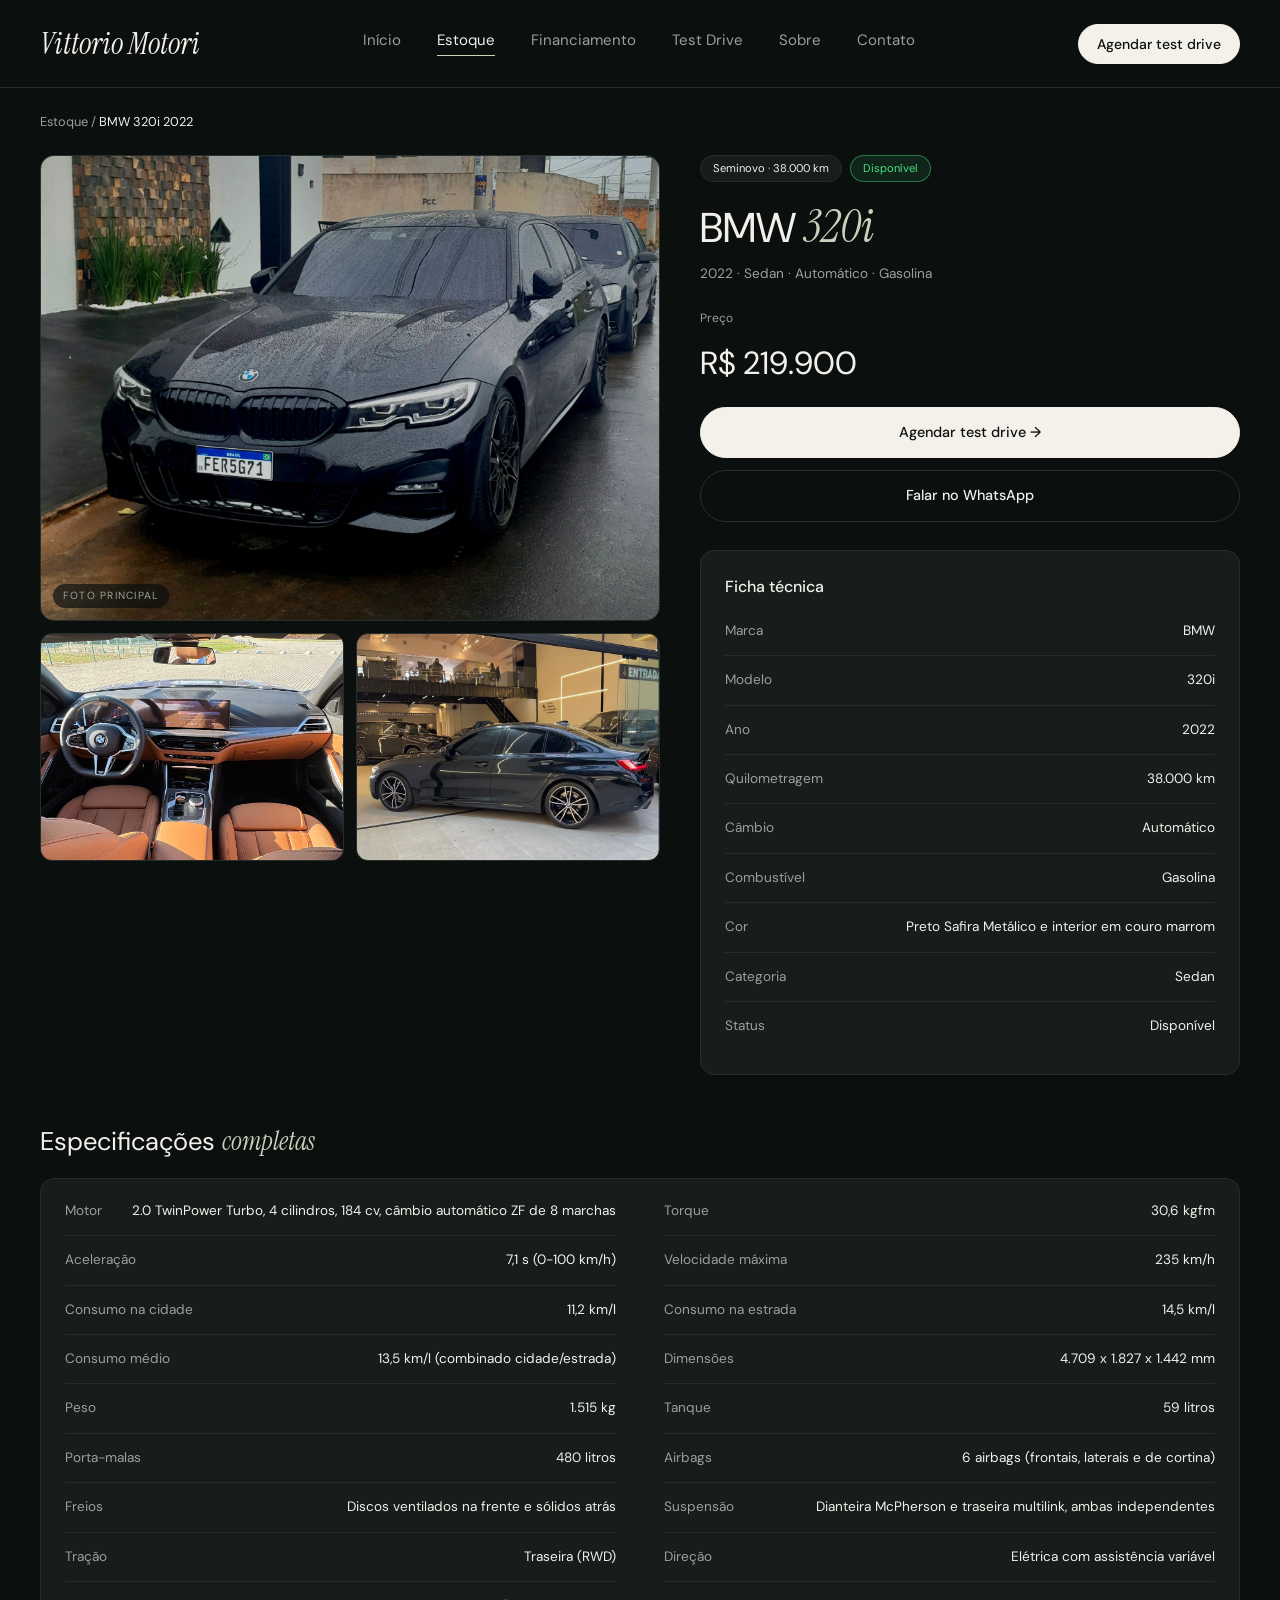
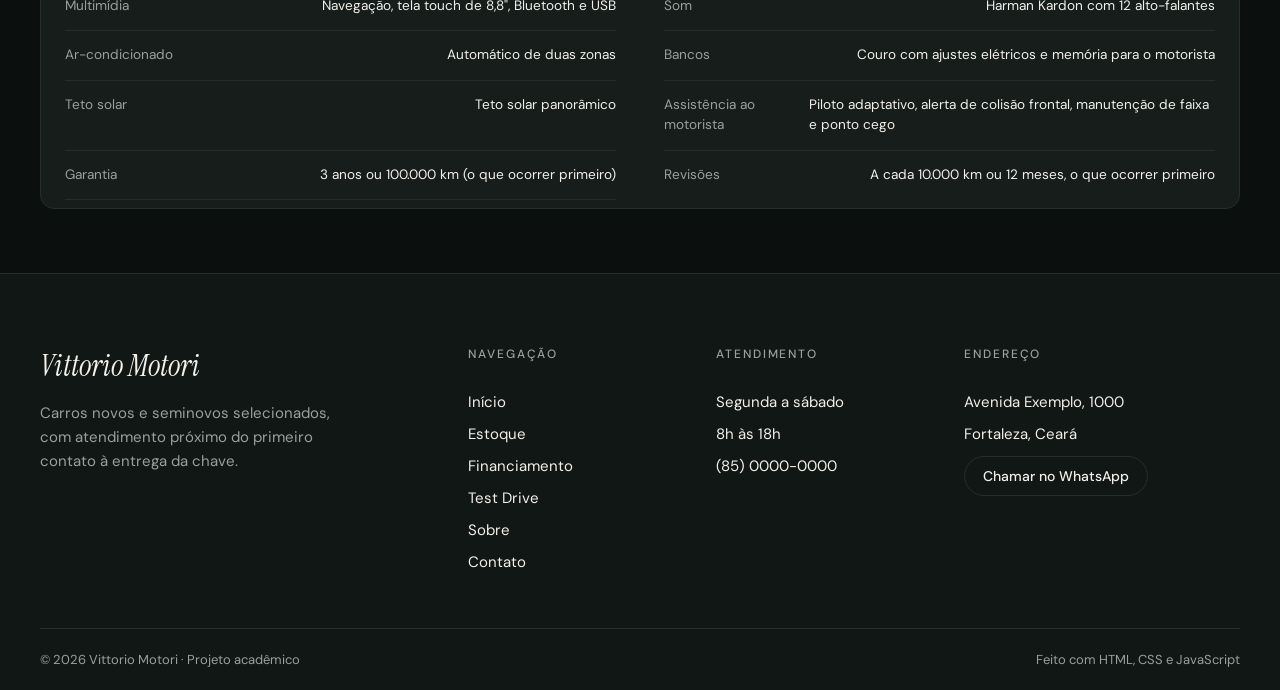
<file: veiculo.html>
<!DOCTYPE html>
<html lang="pt-BR">
<head>
  <meta charset="UTF-8">
  <meta name="viewport" content="width=device-width, initial-scale=1.0">
  <title>Detalhes do Veículo | Vittorio Motori</title>
  <link rel="preconnect" href="https://fonts.googleapis.com">
  <link rel="preconnect" href="https://fonts.gstatic.com" crossorigin>
  <link href="https://fonts.googleapis.com/css2?family=DM+Sans:wght@400;500;600&family=Instrument+Serif:ital@1&display=swap" rel="stylesheet">
  <link rel="stylesheet" href="css/styles.css">
  <link rel="stylesheet" href="css/veiculo.css">
</head>
<!-- Esta página não está no menu, então o data-pagina avisa para destacar "Estoque" -->
<body data-pagina="estoque">
  <!-- O menu vem de componentes/header.html -->
  <div data-componente="header"></div>

  <main class="container">
    <nav class="veiculo-breadcrumb" aria-label="Você está em">
      <a href="estoque.html">Estoque</a> / <span id="veiculo-crumb"></span>
    </nav>

    <p id="veiculo-erro" class="veiculo-erro" hidden>Veículo não encontrado. <a href="estoque.html">Voltar ao estoque</a></p>

    <section id="veiculo-conteudo" class="veiculo-grid">
      <div class="veiculo-galeria">
        <figure class="veiculo-principal">
          <img id="veiculo-foto" alt="">
          <figcaption>Foto principal</figcaption>
        </figure>
        <div id="veiculo-thumbs" class="veiculo-thumbs"></div>
      </div>

      <div class="veiculo-info">
        <div class="veiculo-selos">
          <span class="veiculo-selo" id="veiculo-selo"></span>
          <span class="veiculo-selo veiculo-selo-status" id="veiculo-status"></span>
        </div>
        <h1 id="veiculo-titulo"></h1>
        <p class="veiculo-resumo" id="veiculo-resumo"></p>
        <p class="veiculo-preco-label">Preço</p>
        <p class="veiculo-preco" id="veiculo-preco"></p>

        <a id="veiculo-testdrive" class="btn btn-primary" href="teste-drive.html">Agendar test drive →</a>
        <a id="veiculo-whats" class="btn btn-outline" href="#" target="_blank" rel="noopener">Falar no WhatsApp</a>

        <section class="veiculo-ficha-box" aria-labelledby="ficha-titulo">
          <h2 id="ficha-titulo">Ficha técnica</h2>
          <dl id="veiculo-ficha"></dl>
        </section>
      </div>
    </section>

    <section class="veiculo-detalhes" aria-labelledby="detalhes-titulo">
      <h2 id="detalhes-titulo">Especificações <em>completas</em></h2>
      <dl id="veiculo-detalhes"></dl>
    </section>
  </main>

  <!-- O rodapé vem de componentes/footer.html -->
  <div data-componente="footer"></div>

  <script src="js/componentes.js"></script>
  <script src="js/main.js"></script>
  <script src="js/dados.js"></script>
  <script src="js/veiculo.js"></script>
</body>
</html>
</file>
<file: css/styles.css>
:root {
  --bg: #0B0F0E;
  --bg-section: #111715;
  --surface: #161D1B;
  --border: #262E2B;
  --text: #F2F0EA;
  --text-muted: #9AA09C;
  --accent: #C8D1BA;
  --btn-primary: #F3F1EA;
  --radius: 14px;
}

* {
  box-sizing: border-box;
  margin: 0;
  padding: 0;
}

body {
  background: var(--bg);
  color: var(--text);
  font-family: "DM Sans", sans-serif;
  line-height: 1.5;
}

a {
  color: inherit;
  text-decoration: none;
}

ul {
  list-style: none;
}

img {
  display: block;
  max-width: 100%;
}

em {
  font-family: "Instrument Serif", serif;
  font-style: italic;
  color: var(--accent);
  font-weight: 400;
}

.container {
  width: min(1200px, 100% - 32px);
  margin-inline: auto;
}

.muted {
  color: var(--text-muted);
}

.logo {
  font-family: "Instrument Serif", serif;
  font-style: italic;
  font-size: 1.6rem;
  color: var(--btn-primary);
}

.btn {
  display: block;
  text-align: center;
  padding: 14px 20px;
  border-radius: 999px;
  font-weight: 500;
  font-size: .9rem;
  border: 1px solid var(--border);
  transition: opacity .2s, border-color .2s;
}

.btn-primary {
  background: var(--btn-primary);
  color: var(--bg);
  border-color: var(--btn-primary);
}

.btn-outline:hover {
  border-color: var(--text-muted);
}

.btn-primary:hover {
  opacity: .9;
}

.btn-sm {
  display: inline-block;
  padding: 9px 16px;
  font-size: .8rem;
}

/* ---------- Header (componentes/header.html) ---------- */

/* Guarda o lugar do menu enquanto ele carrega, para a página não dar um pulo */
[data-componente="header"] {
  min-height: 88px;
}

.site-header {
  border-bottom: 1px solid var(--border);
  background: var(--bg);
}

.header-inner {
  display: flex;
  flex-wrap: wrap;
  align-items: center;
  justify-content: space-between;
  gap: 12px 24px;
  min-height: 87px;
  padding: 16px 0;
}

.nav-list {
  display: flex;
  flex-wrap: wrap;
  gap: 8px 36px;
  font-size: 15px;
  line-height: 1.3;
  color: var(--text-muted);
}

@media (max-width: 640px) {
  .nav-list {
    column-gap: 20px;
  }
}

.nav-list a {
  display: block;
  padding-bottom: 4px;
  border-bottom: 1px solid transparent;
  transition: color .2s;
}

.nav-list a:hover,
.nav-list a[aria-current="page"] {
  color: var(--text);
}

.nav-list a[aria-current="page"] {
  border-bottom-color: var(--accent);
}

/* ---------- Footer (componentes/footer.html) ---------- */

.site-footer {
  background: var(--bg-section);
  border-top: 1px solid var(--border);
  margin-top: 64px;
  font-size: 15px;
  line-height: 20px;
}

.footer-grid {
  display: grid;
  gap: 40px 48px;
  grid-template-columns: 1fr;
  padding: 72px 0 56px;
}

.footer-grid h3 {
  font-size: 12px;
  letter-spacing: .16em;
  text-transform: uppercase;
  color: var(--text-muted);
  font-weight: 500;
  line-height: 16px;
  margin-bottom: 30px;
}

.footer-grid li,
.footer-grid p {
  margin-bottom: 12px;
}

.footer-grid li:last-child {
  margin-bottom: 0;
}

.footer-grid li a {
  transition: color .2s;
}

.footer-grid li a:hover {
  color: var(--accent);
}

.footer-grid .muted {
  margin-top: 16px;
  max-width: 300px;
  line-height: 1.6;
}

.footer-base {
  display: flex;
  flex-wrap: wrap;
  justify-content: space-between;
  gap: 8px;
  border-top: 1px solid var(--border);
  padding: 22px 0;
  font-size: 13px;
  line-height: 17px;
  color: var(--text-muted);
}

@media (min-width: 640px) {
  .footer-grid {
    grid-template-columns: 1fr 1fr;
  }
}

@media (min-width: 1000px) {
  .footer-grid {
    grid-template-columns: 380fr 200fr 200fr 276fr;
  }
}

/* Botão e logo do jeito que aparecem no header e no footer */
.site-header .logo,
.site-footer .logo {
  font-size: 30px;
  line-height: 1.3;
}

.site-header .btn-sm,
.site-footer .btn-sm {
  padding: 10px 18px;
  font-size: 14px;
  line-height: 18px;
}
</file>
<file: css/inicio.css>
/* Estilos comuns */
.banner-container, .condicao-container, .categoria-container, .test-drive-container {
    width: 100%;
    max-width: 1200px;
    margin: 0 auto;
}
.banner-identificacao, .condicao-identificacao, .categoria-identificacao {
    display: block;
    color: var(--text-muted);
    font-size: 12px;
    line-height: 18px;
    letter-spacing: 2px;
    margin-bottom: 16px;
}
.condicao h2, .categoria h2, .test-drive h2 {
    font-size: 42px;
    font-weight: 500;
    letter-spacing: -2px;
    line-height: 1.15;
}
.banner h1 span, .condicao h2 span, .categoria h2 span, .test-drive h2 span {
    font-family: 'Instrument Serif', Georgia, serif;
    font-style: italic;
    font-weight: 400;
    color: var(--accent);
}
.condicao h2 span, .categoria h2 span, .test-drive h2 span {
    font-size: 49px;
    letter-spacing: 0;
}
.condicao h3, .categoria-card h3 {
    font-size: 22px;
    font-weight: 500;
    line-height: 30px;
}
/* Botões */
.banner-btn, .banner-btn-secundario, .categoria-btn, .test-drive-btn {
    display: inline-flex;
    align-items: center;
    justify-content: center;
    min-height: 49px;
    padding: 0 24px;
    border: 1px solid var(--border);
    border-radius: 999px;
    font-size: 15px;
    font-weight: 500;
    white-space: nowrap;
    transition: border-color .2s;
}
.banner-btn, .test-drive-btn {
    background: var(--btn-primary);
    color: var(--bg);
    border-color: transparent;
}
.banner-btn, .banner-btn-secundario, .test-drive-btn {
    gap: 10px;
    line-height: 22px;
    transition: background-color .2s, border-color .2s;
}
.banner-btn:hover, .test-drive-btn:hover { background: var(--accent); }
.banner-btn-secundario:hover, .categoria-btn:hover, .categoria-card:hover { border-color: var(--accent); }
/* Cards e imagens */
.condicao-card, .categoria-card, .test-drive-card {
    border: 1px solid var(--border);
    border-radius: 20px;
}
.condicao-card, .categoria-card {
    flex: 1;
    min-width: 0;
    background: var(--surface);
}
.banner-imagem, .condicao-imagem, .categoria-imagem {
    display: flex;
    align-items: center;
    justify-content: center;
    border-radius: 18px;
    background: var(--bg-section);
    overflow: hidden;
}
.banner-carro, .condicao-carro, .categoria-carro {
    width: 100%;
    height: 100%;
    object-fit: cover;
}
/* Ícones e foco */
.banner-btn svg, .banner-informacoes svg, .test-drive-btn svg {
    width: 18px;
    height: 18px;
    flex-shrink: 0;
}
.banner-informacoes svg, .categoria-card-conteudo svg { color: var(--accent); }
.pagina-inicial a:focus-visible {
    outline: 2px solid var(--accent);
    outline-offset: 5px;
}

/* Banner */
.banner { padding: 72px 16px 96px; }
.banner-container {
    display: flex;
    gap: 50px;
    align-items: center;
}
.banner-conteudo {
    flex: 1;
    min-width: 0;
}
.banner-identificacao { margin-bottom: 24px; }
.banner h1 {
    font-size: 62px;
    font-weight: 500;
    letter-spacing: -3px;
    line-height: 1.1;
}
.banner h1 span {
    font-size: 75px;
    letter-spacing: -1px;
    line-height: 1;
}
.banner-descricao {
    max-width: 456px;
    margin-top: 29px;
    color: var(--text-muted);
    font-size: 18px;
    line-height: 30px;
}
.banner-botoes {
    display: flex;
    flex-wrap: wrap;
    gap: 14px;
    margin-top: 35px;
}
.banner-informacoes {
    display: flex;
    align-items: center;
    flex-wrap: wrap;
    gap: 12px 29px;
    margin-top: 45px;
    color: var(--text-muted);
    font-size: 14px;
    line-height: 22px;
}
.banner-informacoes > span {
    display: inline-flex;
    align-items: center;
    gap: 9px;
    white-space: nowrap;
}
.banner-imagem {
    position: relative;
    height: 460px;
    max-width: 600px;
    width: 50%;
}
.banner-imagem-legenda, .banner-pausa {
    position: absolute;
    bottom: 15px;
    padding: 8px 12px;
    border-radius: 999px;
    background: var(--bg);
    color: var(--text);
    font-size: 12px;
}
.banner-imagem-legenda { left: 15px; }
.banner-pausa {
    right: 15px;
    border: 1px solid var(--border);
    cursor: pointer;
    font-family: inherit;
}

/* Novos e seminovos */
.condicao {
    background: var(--bg-section);
    padding: 96px 16px;
}
.condicao-cards {
    display: flex;
    gap: 25px;
    margin-top: 54px;
}
.condicao-card {
    display: flex;
    align-items: center;
    gap: 28px;
    padding: 35px 36px;
    min-height: 234px;
}
.condicao-imagem {
    height: 160px;
    max-width: 220px;
    width: 44%;
    flex-shrink: 0;
}
.condicao-selo {
    display: inline-flex;
    align-items: center;
    border-radius: 999px;
    padding: 4px 10px;
    font-size: 12px;
    font-weight: 500;
    line-height: 18px;
}
.condicao-selo-novo {
    color: var(--bg);
    background: var(--accent);
}
.condicao-selo-seminovo {
    background: var(--bg);
    border: 1px solid var(--border);
    padding: 2px 10px;
}
.condicao h3 { margin: 9px 0 10px; }
.condicao-card p {
    color: var(--text-muted);
    margin-bottom: 15px;
    font-size: 15px;
    line-height: 24px;
}
.condicao-link {
    display: inline-flex;
    align-items: center;
    gap: 10px;
    color: var(--accent);
    font-size: 15px;
    line-height: 20px;
}
.condicao-link svg {
    width: 16px;
    height: 16px;
    flex-shrink: 0;
}
.condicao-link:hover { text-decoration: underline; }

/* Categorias */
.categoria { padding: 96px 16px 0; }
.categoria-cabecalho, .categoria-card-conteudo, .test-drive-card {
    display: flex;
    justify-content: space-between;
    align-items: center;
}
.categoria-cabecalho {
    flex-wrap: wrap;
    gap: 20px;
}
.categoria-cards {
    display: flex;
    gap: 24px;
    margin-top: 38px;
}
.categoria-card {
    display: block;
    padding: 20px;
    transition: border-color .2s, background-color .2s;
}
.categoria-card:hover { background: #1B2422; }
.categoria-imagem {
    width: 100%;
    height: 150px;
    border-radius: 16px;
}
.categoria-sem-foto {
    color: var(--text-muted);
    font-size: 14px;
    text-align: center;
    padding: 10px;
}
.categoria-card-conteudo {
    gap: 10px;
    margin-top: 18px;
}
.categoria-card-conteudo svg {
    width: 20px;
    height: 20px;
    flex-shrink: 0;
}

/* Test drive */
.test-drive { padding: 96px 16px 32px; }
.test-drive-card {
    gap: 30px;
    min-height: 202px;
    padding: 50px 64px;
    background: var(--bg-section);
}
.test-drive p {
    margin-top: 10px;
    color: var(--text-muted);
    font-size: 18px;
    line-height: 28px;
}
.test-drive-btn {
    flex-shrink: 0;
    transition: background-color .2s;
}

/* Responsividade */
@media (max-width: 1100px) {
    .banner-container { gap: 30px; }
    .banner h1 { font-size: 48px; }
    .banner h1 span { font-size: 60px; }
    .banner-imagem { height: 380px; }
    .banner-informacoes { gap: 12px; }
    .condicao-card {
        padding: 22px;
        gap: 18px;
    }
    .condicao-imagem { height: 140px; }
    .categoria-imagem { height: 120px; }
    .test-drive-card { padding: 34px; }
}
@media (max-width: 900px) {
    .banner { padding: 50px 16px 64px; }
    .banner-container {
        flex-direction: column;
        align-items: stretch;
    }
    .banner-imagem {
        width: 100%;
        max-width: none;
        height: 360px;
    }
    .banner-informacoes { margin-top: 28px; }
    .condicao { padding: 60px 16px; }
    .condicao-cards {
        flex-direction: column;
        margin-top: 30px;
    }
    .condicao-imagem { height: 160px; }
    .categoria { padding: 60px 16px 0; }
    .categoria-cards {
        flex-wrap: wrap;
        gap: 16px;
    }
    .categoria-card {
        flex: none;
        width: 48%;
    }
    .categoria-imagem { height: 150px; }
    .test-drive { padding: 60px 16px 16px; }
    .test-drive-card {
        flex-direction: column;
        align-items: flex-start;
        padding: 30px;
    }
    .condicao h2, .categoria h2, .test-drive h2 { font-size: 34px; }
    .condicao h2 span, .categoria h2 span, .test-drive h2 span { font-size: 40px; }
}
@media (max-width: 480px) {
    .banner h1 { font-size: 36px; }
    .banner h1 span { font-size: 46px; }
    .banner-imagem { height: 270px; }
    .banner-botoes, .categoria-cards { gap: 10px; }
    .condicao-card {
        flex-direction: column;
        align-items: stretch;
    }
    .condicao-imagem {
        width: 100%;
        max-width: none;
        height: 150px;
    }
    .categoria-card { padding: 10px; }
    .categoria-imagem { height: 105px; }
    .categoria-card h3 { font-size: 16px; }
    .test-drive-card { padding: 22px; }
}
</file>
<file: css/contato.css>
/* ==========================================================
   contato.css  |  Vittorio Motori
   Tokens usados (definidos em styles.css, dentro de :root):
   --bg #0B0F0E | --bg-section #111715 | --surface #161D1B
   --border #262E2B | --text #F2F0EA | --text-muted #9AA09C
   --accent #C8D1BA | --btn-primary #F3F1EA
   Fontes: DM Sans (texto) e Instrument Serif (destaques)
   ========================================================== */

/* ===== Hero ===== */
.contato-hero {
  padding: 64px 0 56px;
  background: var(--bg);
  border-bottom: 1px solid var(--border);
}
.contato-eyebrow {
  margin-bottom: 20px;
  font-size: .65rem;
  letter-spacing: .16em;
  text-transform: uppercase;
  color: var(--text-muted);
}
.contato-hero h1 {
  font-family: 'DM Sans', sans-serif;
  font-size: clamp(2.5rem, 6vw, 3.75rem);
  font-weight: 500;
  line-height: 1.05;
  letter-spacing: -.02em;
  color: var(--text);
}
.contato-hero h1 em {
  font-family: 'Instrument Serif', serif;
  font-style: italic;
  font-weight: 400;
  font-size: 1.1em;
  letter-spacing: 0;
  color: var(--accent);
}
.contato-intro {
  max-width: 400px;
  margin-top: 20px;
  font-size: .9rem;
  line-height: 1.6;
  color: var(--text-muted);
}

/* ===== Conteúdo: duas colunas ===== */
.contato-conteudo {
  padding: 56px 0 80px;
  background: var(--bg);
}
.contato-grid {
  display: grid;
  grid-template-columns: 1fr;
  gap: 24px;
}
@media (min-width: 768px) {
  .contato-grid {
    grid-template-columns: 1.15fr 1fr;
    align-items: start;
  }
}

/* ===== Card do formulário ===== */
.contato-form-card {
  padding: 28px;
  background: var(--surface);
  border: 1px solid var(--border);
  border-radius: var(--radius);
}
.contato-form-card h2 {
  margin-bottom: 28px;
  font-size: 1.05rem;
  font-weight: 500;
  color: var(--text);
}

.contato-campo {
  display: flex;
  flex-direction: column;
  gap: 8px;
  margin-bottom: 16px;
}
.contato-campo label {
  font-size: .7rem;
  color: var(--text-muted);
}
.contato-campo input,
.contato-campo textarea {
  width: 100%;
  padding: 14px 16px;
  font-family: 'DM Sans', sans-serif;
  font-size: .8rem;
  color: var(--text);
  background: var(--bg);
  border: 1px solid var(--border);
  border-radius: 12px;
  transition: border-color .2s;
}
.contato-campo input::placeholder,
.contato-campo textarea::placeholder {
  color: var(--text-muted);
}
.contato-campo input:focus,
.contato-campo textarea:focus {
  outline: none;
  border-color: var(--accent);
}
.contato-campo textarea {
  min-height: 130px;
  resize: vertical;
}
.contato-campo input.invalido,
.contato-campo textarea.invalido {
  border-color: #e5484d;

}

/* E-mail e telefone lado a lado */
.contato-linha {
  display: grid;
  grid-template-columns: 1fr;
  column-gap: 16px;
}
@media (min-width: 480px) {
  .contato-linha { grid-template-columns: 1fr 1fr; }
}

.contato-form-rodape {
  display: flex;
  align-items: center;
  justify-content: space-between;
  flex-wrap: wrap;
  gap: 16px;
  margin-top: 8px;
}
.contato-dica {
  font-size: .7rem;
  color: var(--text-muted);
}
.contato-dica.erro {
  color: #e5484d;
}

/* ===== Coluna lateral ===== */
.contato-lateral {
  display: flex;
  flex-direction: column;
  gap: 16px;
}

.contato-whats-card {
  display: flex;
  flex-direction: column;
  padding: 28px;
  background: var(--surface);
  border: 1px solid var(--border);
  border-radius: var(--radius);
}
.contato-whats-card h2 {
  margin-top: 20px;
  font-size: 1.05rem;
  font-weight: 500;
  color: var(--text);
}
.contato-whats-card .muted {
  margin-top: 6px;
  font-size: .75rem;
  color: var(--text-muted);
}
.contato-whats-btn {
  width: 100%;
  margin-top: 20px;
  text-align: center;
}

/* Quadradinho com ícone */
.contato-icone {
  display: inline-flex;
  align-items: center;
  justify-content: center;
  width: 40px;
  height: 40px;
  flex-shrink: 0;
  color: var(--text);
  background: var(--bg);
  border: 1px solid var(--border);
  border-radius: 10px;
}

/* ===== Lista de informações ===== */
.contato-lista {
  margin: 0;
  padding: 0;
  list-style: none;
}
.contato-lista li {
  display: flex;
  align-items: center;
  gap: 16px;
  padding: 14px 0;
  border-bottom: 1px solid var(--border);
}
.contato-lista li:last-child {
  border-bottom: 0;
}
.contato-label {
  display: block;
  margin-bottom: 4px;
  font-size: .7rem;
  color: var(--text-muted);
}
.contato-lista p {
  font-size: .85rem;
  color: var(--text);
}
</file>
<file: css/estoque.css>
/* ==========================================================
   estoque.css  |  Vittorio Motori
   As cores (--bg, --surface, --text...) e o .container vêm do
   styles.css. Aqui fica só o que é da página de estoque.
   ========================================================== */

/* O conteúdo já tem respiro embaixo, então o rodapé não precisa de margem */
.site-footer { margin-top: 0; }

/* Texto que só o leitor de tela enxerga */
.so-leitor {
  position: absolute;
  width: 1px;
  height: 1px;
  overflow: hidden;
  clip-path: inset(50%);
  white-space: nowrap;
}

/* Textinho em maiúsculas que vem antes dos títulos */
.estoque-rotulo {
  color: var(--text-muted);
  font-size: 12px;
  font-weight: 500;
  line-height: 16px;
  letter-spacing: 0.18em;
  text-transform: uppercase;
}

/* ---------- Título da página ---------- */

.estoque-titulo {
  padding: 80px 0 48px;
  border-bottom: 1px solid var(--border);
}

/* O clamp() encolhe o título aos poucos em telas menores */
.estoque-titulo h1 {
  margin: 18px 0;
  font-size: clamp(44px, 6vw, 64px);
  font-weight: 500;
  line-height: 1.1;
  letter-spacing: -0.02em;
}

.estoque-titulo h1 em {
  font-size: 1.125em;
}

.estoque-descricao {
  max-width: 620px;
  color: var(--text-muted);
  font-size: 18px;
  line-height: 1.6;
}

/* ---------- Busca e ordenação ---------- */

.estoque-conteudo {
  padding: 48px 0 96px;
}

.estoque-barra {
  display: flex;
  flex-wrap: wrap;
  gap: 16px;
  margin-bottom: 28px;
}

.estoque-busca,
.estoque-ordenar {
  height: 52px;
  padding: 0 16px;
  border: 1px solid var(--border);
  border-radius: 12px;
  background-color: var(--bg);
  color: var(--text);
  font: 400 15px "DM Sans", sans-serif;
  transition: border-color 0.2s;
}

.estoque-busca {
  position: relative;
  display: flex;
  flex: 1 1 280px;
  align-items: center;
  gap: 14px;
}

.estoque-busca input {
  flex: 1;
  min-width: 0;
  border: 0;
  outline: 0;
  background: none;
  color: inherit;
  font: inherit;
}

.estoque-busca input::placeholder {
  color: var(--text-muted);
  opacity: 1;
}

/* Tira o "x" azul que o Chrome e o Safari colocam em campos de busca */
.estoque-busca input::-webkit-search-cancel-button {
  appearance: none;
}

/* Esconde a setinha padrão do navegador e usa a do design */
.estoque-ordenar {
  width: 240px;
  padding-right: 44px;
  appearance: none;
  background-image: url("../img/icones/seta-baixo.svg");
  background-position: right 20px center;
  background-repeat: no-repeat;
  cursor: pointer;
}

.estoque-busca:focus-within,
.estoque-ordenar:focus-visible {
  outline: 0;
  border-color: var(--accent);
}

.filtros-abrir {
  display: none;
}

/* ---------- Filtros ---------- */

.estoque-grade {
  display: grid;
  grid-template-columns: 280px minmax(0, 1fr);
  align-items: start;
  gap: 32px;
}

.filtros {
  padding: 28px;
  border: 1px solid var(--border);
  border-radius: 20px;
  background-color: var(--surface);
}

.filtros-topo {
  display: flex;
  align-items: center;
  justify-content: space-between;
  margin-bottom: 32px;
}

.filtros-topo h2 {
  font-size: 18px;
  font-weight: 500;
  line-height: 23px;
}

.filtros-limpar {
  border: 0;
  background: none;
  color: var(--accent);
  font: 400 13px "DM Sans", sans-serif;
  cursor: pointer;
}

.filtros-limpar:hover {
  text-decoration: underline;
}

.filtros-grupo {
  min-width: 0;
  border: 0;
}

/* A linha que separa um grupo do outro */
.filtros-grupo + .filtros-grupo {
  margin-top: 32px;
  padding-top: 32px;
  border-top: 1px solid var(--border);
}

/* O legend normalmente fica "em cima" da borda do fieldset.
   Com float ele se comporta como um texto comum, dentro da caixa. */
.filtros-grupo legend {
  float: left;
  width: 100%;
  margin-bottom: 14px;
}

.filtros-grupo legend + * {
  clear: both;
}

.filtros-lista {
  display: grid;
  gap: 14px;
}

.opcao {
  display: flex;
  align-items: center;
  gap: 12px;
  width: fit-content;
  font-size: 15px;
  line-height: 20px;
  cursor: pointer;
}

.opcao input {
  width: 18px;
  height: 18px;
  flex: none;
  appearance: none;
  border: 1px solid var(--border);
  border-radius: 5px;
  cursor: pointer;
}

.opcao:hover input {
  border-color: var(--text-muted);
}

.opcao input:checked {
  border-color: var(--accent);
  background: var(--accent) url("../img/icones/check.svg") center no-repeat;
}

.filtros-chips {
  display: flex;
  flex-wrap: wrap;
  gap: 8px;
}

/* O chip é um checkbox disfarçado: a caixinha fica invisível por cima
   e quem muda de cor é o texto que vem logo depois dela. */
.chip {
  position: relative;
}

.chip input {
  position: absolute;
  inset: 0;
  opacity: 0;
  cursor: pointer;
}

.chip span {
  display: flex;
  align-items: center;
  height: 34px;
  padding: 0 14px;
  border: 1px solid var(--border);
  border-radius: 999px;
  font-size: 13px;
  transition: border-color 0.2s;
}

.chip:hover span {
  border-color: var(--text-muted);
}

.chip input:checked + span {
  border-color: var(--accent);
  background-color: var(--accent);
  color: var(--bg);
}

.filtros-precos {
  display: grid;
  grid-template-columns: 1fr 1fr;
  gap: 10px;
  margin-bottom: 14px;
}

.filtros-precos output {
  display: flex;
  align-items: center;
  height: 44px;
  padding: 0 16px;
  border: 1px solid var(--border);
  border-radius: 12px;
  background-color: var(--bg);
  font-size: 14px;
  white-space: nowrap;
}

/* Barra de preço. O JavaScript preenche --de e --ate com valores de 0 a 1,
   que dizem onde começa e onde termina a parte colorida. */
.faixa {
  --de: 0;
  --ate: 1;
  position: relative;
  height: 20px;
}

.faixa::before,
.faixa::after {
  content: "";
  position: absolute;
  top: 8px;
  height: 4px;
  border-radius: 2px;
}

.faixa::before {
  left: 0;
  right: 0;
  background-color: var(--border);
}

/* Os 8px são metade da bolinha, para a cor terminar bem no meio dela */
.faixa::after {
  left: calc(8px + var(--de) * (100% - 16px));
  right: calc(8px + (1 - var(--ate)) * (100% - 16px));
  background-color: var(--accent);
}

/* Os dois controles ficam empilhados. Quem está em cima taparia o de baixo,
   então a barra ignora o mouse e só as bolinhas aceitam o clique. */
.faixa input {
  position: absolute;
  z-index: 1;
  inset: 0;
  width: 100%;
  height: 20px;
  appearance: none;
  outline: 0;
  background: none;
  pointer-events: none;
}

/* Chrome/Safari e Firefox chamam a bolinha por nomes diferentes. As regras
   não podem ser juntadas: um navegador descarta o seletor que não conhece. */
.faixa input::-webkit-slider-thumb {
  width: 16px;
  height: 16px;
  appearance: none;
  border-radius: 50%;
  background-color: var(--btn-primary);
  cursor: pointer;
  pointer-events: auto;
}

.faixa input::-moz-range-thumb {
  width: 16px;
  height: 16px;
  border: 0;
  border-radius: 50%;
  background-color: var(--btn-primary);
  cursor: pointer;
  pointer-events: auto;
}

/* Contorno para quem navega pelo teclado saber onde está */
.filtros-limpar:focus-visible,
.opcao input:focus-visible,
.chip input:focus-visible + span,
.card-botao:focus-visible,
.estoque-conteudo .btn:focus-visible {
  outline: 2px solid var(--accent);
  outline-offset: 2px;
}

.faixa input:focus-visible::-webkit-slider-thumb {
  outline: 2px solid var(--accent);
  outline-offset: 2px;
}

.faixa input:focus-visible::-moz-range-thumb {
  outline: 2px solid var(--accent);
  outline-offset: 2px;
}

/* ---------- Listagem ---------- */

.listagem-topo {
  display: flex;
  flex-wrap: wrap;
  justify-content: space-between;
  gap: 4px 16px;
  margin-bottom: 20px;
  color: var(--text-muted);
  font-size: 14px;
  line-height: 18px;
}

.listagem-carros {
  display: grid;
  grid-template-columns: repeat(auto-fill, minmax(min(270px, 100%), 1fr));
  gap: 24px;
}

/* ---------- Nenhum veículo encontrado ---------- */

.listagem-vazia {
  display: flex;
  flex-direction: column;
  align-items: center;
  gap: 20px;
  padding: 80px 40px;
  border: 1px solid var(--border);
  border-radius: 20px;
  background-color: var(--surface);
  text-align: center;
}

/* Todo elemento com hidden some sozinho, mas qualquer display escrito no
   CSS ganha dele. Por isso é preciso esconder de novo aqui. */
.listagem-topo[hidden],
.listagem-vazia[hidden],
.filtros[hidden] {
  display: none;
}

.listagem-vazia-icone {
  display: grid;
  place-items: center;
  width: 64px;
  height: 64px;
  border-radius: 18px;
  background-color: rgb(200 209 186 / 0.1);
}

.listagem-vazia h2 {
  font-size: clamp(28px, 4vw, 36px);
  font-weight: 500;
  line-height: 1.1;
  letter-spacing: -0.02em;
}

.listagem-vazia h2 em {
  font-size: 1.11em;
}

.listagem-vazia p {
  max-width: 480px;
  color: var(--text-muted);
  font-size: 18px;
  line-height: 1.6;
}

.estoque-conteudo .btn {
  height: 48px;
  padding: 0 24px;
  background-color: var(--btn-primary);
  color: var(--bg);
  font: 500 15px "DM Sans", sans-serif;
  cursor: pointer;
}

/* Quando só a busca não achou nada, o aviso ocupa a largura toda */
.estoque-grade.sem-filtros {
  grid-template-columns: minmax(0, 1fr);
}

/* ---------- Card do veículo ---------- */

.card {
  display: flex;
  flex-direction: column;
  overflow: hidden;
  border: 1px solid var(--border);
  border-radius: 20px;
  background-color: var(--surface);
  transition: transform 0.2s, border-color 0.2s;
}

.card:hover {
  transform: translateY(-4px);
  border-color: var(--text-muted);
}

.card-midia {
  position: relative;
  height: 180px;
  background: linear-gradient(#1b2422, var(--bg-section));
}

.card-midia img {
  width: 100%;
  height: 100%;
  object-fit: cover;
}

.card-tag {
  position: absolute;
  top: 14px;
  display: flex;
  align-items: center;
  height: 26px;
  padding: 0 10px;
  border: 1px solid var(--border);
  border-radius: 999px;
  background-color: rgb(11 15 14 / 0.75);
  font-size: 12px;
  font-weight: 500;
}

.card-tag-km {
  left: 14px;
}

.card-tag-km.is-novo {
  border-color: var(--accent);
  background-color: var(--accent);
  color: var(--bg);
}

.card-tag-status {
  right: 14px;
  border-color: rgb(200 209 186 / 0.3);
  color: var(--accent);
}

.card-corpo {
  display: flex;
  flex: 1;
  flex-direction: column;
  gap: 4px;
  padding: 20px;
  line-height: 1.3;
}

.card-marca,
.card-resumo {
  color: var(--text-muted);
  font-size: 13px;
}

.card-nome {
  font-size: 22px;
  font-weight: 500;
}

/* O margin-top: auto empurra o rodapé para o fim do card. Assim os preços
   ficam alinhados mesmo quando um nome ocupa duas linhas. */
.card-rodape {
  display: flex;
  flex-wrap: wrap;
  align-items: center;
  justify-content: space-between;
  gap: 8px 4px;
  margin-top: auto;
  padding-top: 16px;
}

.card-preco {
  font-size: 20px;
  font-weight: 500;
  white-space: nowrap;
}

.card-botao {
  display: flex;
  align-items: center;
  height: 40px;
  padding: 0 18px;
  border: 1px solid var(--border);
  border-radius: 999px;
  font-size: 14px;
  font-weight: 500;
  white-space: nowrap;
  transition: background-color 0.2s, color 0.2s;
}

.card-botao:hover {
  background-color: var(--btn-primary);
  color: var(--bg);
}

/* Vendido / indisponível: card "apagado" */
.card.is-indisponivel {
  opacity: 0.6;
}

.card.is-indisponivel .card-tag-status {
  border-color: var(--border);
  color: var(--text-muted);
}

/* ---------- Telas menores ---------- */

/* Aqui os filtros vão para cima dos carros. Como são altos, ficam
   escondidos até a pessoa tocar em "Mostrar filtros". */
@media (max-width: 900px) {
  .estoque-grade {
    grid-template-columns: minmax(0, 1fr);
  }

  .filtros-abrir {
    display: block;
  }

  .filtros:not(.is-aberto) {
    display: none;
  }

  .estoque-ordenar,
  .filtros-abrir {
    flex: 1 1 160px;
    width: auto;
  }

  .estoque-conteudo .filtros-abrir {
    height: 52px;
    border-color: var(--border);
    border-radius: 12px;
    background-color: var(--surface);
    color: var(--text);
  }
}

@media (max-width: 640px) {
  .estoque-titulo {
    padding: 48px 0 32px;
  }

  .estoque-conteudo {
    padding: 32px 0 64px;
  }

  .listagem-vazia {
    padding: 48px 24px;
  }
}
</file>
<file: css/financiamento.css>
.financiamento-container {
  width: 100%;
  max-width: 1100px;
  margin-inline: auto;
  padding-inline: 1.25rem;
}

/* ---------- Tipografia comum ---------- */
.financiamento-eyebrow {
  margin: 0 0 1rem;
  font-size: 0.6875rem;
  letter-spacing: 0.14em;
  text-transform: uppercase;
  color: var(--text-muted);
}

.financiamento-titulo,
.financiamento-secao-titulo {
  margin: 0;
  font-weight: 500;
  line-height: 1.1;
  color: var(--text);
}

.financiamento-titulo { font-size: clamp(2.25rem, 7vw, 3.5rem); }
.financiamento-secao-titulo { font-size: clamp(1.75rem, 5vw, 2.25rem); }

.financiamento-titulo em,
.financiamento-secao-titulo em {
  font-family: "Instrument Serif", serif;
  font-style: italic;
  font-weight: 400;
  color: var(--accent);
}

.financiamento-sub {
  margin: 1rem 0 0;
  font-size: 0.9375rem;
  color: var(--text-muted);
}

/* ---------- Hero ---------- */
.financiamento-hero {
  padding-block: 3.5rem 2.5rem;
  background: var(--bg);
  border-bottom: 1px solid var(--border);
}

/* ---------- Formas de pagamento ---------- */
.financiamento-formas {
  padding-block: 3rem;
  background: var(--bg);
}

.financiamento-grid-3 {
  display: grid;
  gap: 1rem;
  grid-template-columns: 1fr;
}

.financiamento-card {
  padding: 1.5rem;
  background: var(--surface);
  border: 1px solid var(--border);
  border-radius: 0.75rem;
}

.financiamento-icone {
  display: inline-grid;
  place-items: center;
  width: 2rem;
  height: 2rem;
  margin-bottom: 1.5rem;
  color: var(--text-muted);
  background: var(--bg-section);
  border: 1px solid var(--border);
  border-radius: 0.5rem;
}

.financiamento-card-titulo {
  margin: 0 0 0.5rem;
  font-size: 1rem;
  font-weight: 500;
  color: var(--text);
}

.financiamento-card-texto {
  margin: 0;
  font-size: 0.8125rem;
  line-height: 1.5;
  color: var(--text-muted);
}

/* ---------- Passo a passo ---------- */
.financiamento-passos {
  padding-block: 3.5rem;
  background: var(--bg-section);
}

.financiamento-lista-passos {
  display: grid;
  gap: 2rem;
  grid-template-columns: 1fr;
  margin: 2.5rem 0 0;
  padding: 0;
  list-style: none;
}

.financiamento-passo {
  padding-top: 1rem;
  border-top: 2px solid var(--border);
}

.financiamento-passo-num {
  display: block;
  margin-bottom: 0.75rem;
  font-family: "Instrument Serif", serif;
  font-style: italic;
  font-size: 1.75rem;
  color: var(--text-muted);
}

.financiamento-passo-titulo {
  margin: 0 0 0.375rem;
  font-size: 0.9375rem;
  font-weight: 500;
  color: var(--text);
}

.financiamento-passo-texto {
  margin: 0;
  font-size: 0.8125rem;
  line-height: 1.5;
  color: var(--text-muted);
}

/* ---------- Documentos + consultor ---------- */
.financiamento-docs {
  padding-block: 3.5rem;
  background: var(--bg);
}

.financiamento-docs-grid {
  display: grid;
  gap: 2.5rem;
  grid-template-columns: 1fr;
  align-items: start;
}

.financiamento-checklist {
  margin: 2rem 0 0;
  padding: 0;
  list-style: none;
}

.financiamento-checklist li {
  display: flex;
  align-items: center;
  gap: 0.75rem;
  padding-block: 0.875rem;
  font-size: 0.8125rem;
  color: var(--text);
  border-bottom: 1px solid var(--border);
}

/* Check desenhado em CSS (sem imagem extra) */
.financiamento-checklist li::before {
  content: "";
  flex: none;
  width: 0.375rem;
  height: 0.75rem;
  margin-left: 0.25rem;
  border: solid var(--text);
  border-width: 0 1.5px 1.5px 0;
  transform: rotate(45deg) translateY(-2px);
}

.financiamento-consultor {
  padding: 2rem;
  background: var(--surface);
  border: 1px solid var(--border);
  border-radius: 0.75rem;
}

.financiamento-consultor-titulo { font-size: 1.25rem; }

.financiamento-acoes {
  display: flex;
  flex-wrap: wrap;
  gap: 0.75rem;
  margin-top: 1.5rem;
}

/* ---------- Botões ---------- */
.financiamento-btn {
  display: inline-block;
  padding: 0.625rem 1.125rem;
  font-size: 0.8125rem;
  font-weight: 500;
  text-decoration: none;
  border-radius: 999px;
  transition: opacity 0.2s ease, border-color 0.2s ease;
}

.financiamento-btn-primario {
  color: var(--bg);
  background: var(--btn-primary);
}

.financiamento-btn-secundario {
  color: var(--text);
  border: 1px solid var(--border);
}

.financiamento-btn-primario:hover { opacity: 0.9; }
.financiamento-btn-secundario:hover { border-color: var(--text-muted); }

.financiamento-btn:focus-visible {
  outline: 2px solid var(--accent);
  outline-offset: 2px;
}

/* ---------- Tablet ---------- */
@media (min-width: 640px) {
  .financiamento-lista-passos { grid-template-columns: repeat(2, 1fr); }
}

/* ---------- Desktop ---------- */
@media (min-width: 900px) {
  .financiamento-container { padding-inline: 2rem; }
  .financiamento-grid-3 { grid-template-columns: repeat(3, 1fr); }
  .financiamento-lista-passos { grid-template-columns: repeat(4, 1fr); }
  .financiamento-docs-grid { grid-template-columns: 1fr 1fr; gap: 3rem; }
}
</file>
<file: css/sobre.css>
/* ==========================================================
   sobre.css  |  Vittorio Motori
   As cores (--bg, --surface, --text...) e o .container vêm do
   styles.css. Aqui fica só o que é da página Sobre.
   ========================================================== */

/* A última seção já tem respiro embaixo, então o rodapé não precisa de margem */
.site-footer { margin-top: 0; }

/* ---------- Textos e peças que se repetem na página ---------- */

/* Textinho em maiúsculas que vem antes dos títulos */
.sobre-rotulo {
  color: var(--text-muted);
  font-size: 12px;
  font-weight: 500;
  line-height: 16px;
  letter-spacing: 0.18em;
  text-transform: uppercase;
}

/* O clamp() encolhe os títulos aos poucos em telas menores */
.sobre-hero h1 {
  margin: 24px 0;
  font-size: clamp(40px, 5.4vw, 64px);
  font-weight: 500;
  line-height: 1.1;
  letter-spacing: -0.02em;
}

.sobre-hero h1 em {
  font-size: 1.125em;
}

.sobre-valores h2,
.sobre-local h2 {
  margin-top: 16px;
  font-size: clamp(34px, 4vw, 44px);
  font-weight: 500;
  line-height: 1.1;
  letter-spacing: -0.02em;
}

.sobre-valores h2 em,
.sobre-local h2 em {
  font-size: 1.114em;
}

/* Quadradinho com o ícone no meio */
.sobre-icone {
  display: grid;
  flex: none;
  place-items: center;
  width: 44px;
  height: 44px;
  border-radius: 12px;
  background-color: rgb(200 209 186 / 0.1);
}

/* Legenda no canto da foto e do mapa */
.sobre-legenda {
  position: absolute;
  bottom: 14px;
  left: 16px;
  color: var(--text-muted);
  font-size: 11px;
  font-weight: 500;
  line-height: 14px;
  letter-spacing: 0.14em;
  text-transform: uppercase;
}

/* ---------- Apresentação ---------- */

.sobre-hero {
  padding: 80px 0 96px;
}

.sobre-hero-grade {
  display: grid;
  grid-template-columns: 1fr 1fr;
  align-items: center;
  gap: 80px;
}

.sobre-intro {
  color: var(--text-muted);
  font-size: 18px;
  line-height: 1.6;
}

.sobre-foto {
  position: relative;
  display: grid;
  place-items: center;
  height: 400px;
  overflow: hidden;
  border-radius: 16px;
  background: linear-gradient(#1b2422, var(--bg-section));
}

/* No Figma o carro fica um tiquinho abaixo do meio */
.sobre-foto img {
  width: 74%;
  height: auto;
  transform: translateY(16px);
}

/* ---------- Valores ---------- */

.sobre-valores {
  padding: 96px 0;
  background-color: var(--bg-section);
}

.sobre-cards {
  display: grid;
  grid-template-columns: repeat(3, 1fr);
  gap: 24px;
  margin-top: 56px;
}

.sobre-card {
  padding: 32px;
  border: 1px solid var(--border);
  border-radius: 20px;
  background-color: var(--surface);
}

.sobre-card h3 {
  margin: 34px 0 10px;
  font-size: 22px;
  font-weight: 500;
  line-height: 1.3;
}

.sobre-card p {
  color: var(--text-muted);
  font-size: 15px;
  line-height: 1.6;
}

/* ---------- Onde estamos ---------- */

.sobre-local {
  padding: 96px 0;
}

.sobre-local-grade {
  display: grid;
  grid-template-columns: 420px minmax(0, 1fr);
  align-items: center;
  gap: 48px;
}

.sobre-infos {
  display: grid;
  gap: 36px;
  margin-top: 48px;
}

.sobre-infos li {
  display: flex;
  gap: 16px;
}

.sobre-infos h3 {
  margin-bottom: 4px;
  font-size: 16px;
  font-weight: 400;
  line-height: 1.3;
}

.sobre-infos p {
  color: var(--text-muted);
  font-size: 15px;
  line-height: 1.3;
}

/* A grade do mapa são dois degradês: um faz as linhas em pé e o outro as
   deitadas. Cada linha tem 1px e o desenho se repete a cada 48px. */
.sobre-mapa {
  --linha: rgb(38 46 43 / 0.6);
  position: relative;
  height: 360px;
  overflow: hidden;
  border: 1px solid var(--border);
  border-radius: 20px;
  background-color: var(--surface);
  background-image:
    linear-gradient(to right, var(--linha) 1px, transparent 1px),
    linear-gradient(to bottom, var(--linha) 1px, transparent 1px);
  background-position: 47px 47px;
  background-size: 48px 48px;
}

/* As duas ruas: o ::before é a deitada e o ::after é a em pé */
.sobre-mapa::before,
.sobre-mapa::after {
  content: "";
  position: absolute;
  background-color: #1e2725;
}

.sobre-mapa::before {
  top: calc(50% - 14px);
  left: 0;
  width: 100%;
  height: 14px;
}

.sobre-mapa::after {
  top: 0;
  left: calc(50% + 58px);
  width: 14px;
  height: 100%;
}

/* O z-index deixa o marcador por cima das ruas */
.sobre-marcador {
  position: absolute;
  z-index: 1;
  top: calc(50% - 60px);
  left: calc(50% + 39px);
  display: grid;
  place-items: center;
  width: 52px;
  height: 52px;
  border-radius: 50%;
  background-color: var(--accent);
}

.sobre-mapa .sobre-legenda {
  z-index: 1;
  left: 19px;
}

/* ---------- Telas menores ---------- */

@media (max-width: 1000px) {
  .sobre-hero-grade,
  .sobre-local-grade {
    grid-template-columns: minmax(0, 1fr);
    gap: 48px;
  }

  .sobre-cards {
    grid-template-columns: 1fr;
  }
}

@media (max-width: 640px) {
  .sobre-hero {
    padding: 48px 0 64px;
  }

  .sobre-valores,
  .sobre-local {
    padding: 64px 0;
  }

  .sobre-foto,
  .sobre-mapa {
    height: 280px;
  }
}
</file>
<file: css/teste-drive.css>
/* ==========================================================
   teste-drive.css  |  Vittorio Motori
   As cores (--bg, --surface, --text...) e o menu/rodapé vêm do
   styles.css. Aqui fica só o que é da página de test drive.
   ========================================================== */

/* Estas variáveis só existem dentro do .agendamento. Antes elas ficavam no
   :root, que vale para a página inteira, e acabavam trocando também as cores
   do menu e do rodapé. */
.agendamento {
  --field: #0c100f;
  --muted: var(--text);
  --error: #e8836f;
  --serif: "Instrument Serif", Georgia, serif;
  --sans: "DM Sans", system-ui, sans-serif;
  font-size: 15px;
}

.agendamento :focus-visible {
  outline: 2px solid var(--text);
  outline-offset: 2px;
}

/* O ".agendamento" na frente é o que protege o rodapé: sem ele, esta regra
   pegaria todo .btn da página e tiraria a borda do botão de WhatsApp. */
.agendamento .btn {
  display: inline-flex;
  justify-content: center;
  align-items: center;
  border: 0;
  padding: 14px 24px;
  font: 500 14px var(--sans);
  cursor: pointer;
  transition: opacity 0.2s;
}
.btn--light {
  background: var(--btn-primary);
  color: var(--bg);
}
.btn--light:hover {
  opacity: 0.88;
}
.btn--block {
  width: 100%;
}

.agendamento {
  display: flex;
  align-items: flex-start;
  gap: 80px;
  width: 100%;
  padding: 80px max(120px, calc((100% - 1440px) / 2 + 120px)) 96px;
}

.texto {
  flex: 1 1 520px;
  min-width: 0;
  display: flex;
  flex-direction: column;
  gap: 18px;
}
.texto__label {
  font: 500 12px/1 var(--sans);
  letter-spacing: 0.18em;
  text-transform: uppercase;
  color: var(--text-muted);
}
.texto h1 {
  font: 500 64px/1.1 var(--sans);
  letter-spacing: -0.02em;
}
.texto h1 em {
  display: block;
  font: italic 400 72px/1.1 var(--serif);
  letter-spacing: 0;
}
.texto__desc {
  max-width: 460px;
  font: 400 18px/1.6 var(--sans);
  color: var(--text-muted);
}

.regras {
  list-style: none;
  margin: 30px 0 0;
  padding: 0;
  display: flex;
  flex-direction: column;
  gap: 16px;
}
.regra {
  display: flex;
  align-items: center;
  gap: 16px;
}
.regra div {
  display: flex;
  flex-direction: column;
}
.regra strong {
  font-weight: 400;
  font-size: 14px;
}
.regra span:not(.icon) {
  font-size: 12px;
  color: var(--muted);
}
.icon {
  display: grid;
  place-items: center;
  width: 40px;
  height: 40px;
  flex: none;
  border-radius: 10px;
  background: var(--surface);
  border: 1px solid var(--border);
}
.icon svg {
  width: 16px;
  height: 16px;
  fill: none;
  stroke: var(--text);
  stroke-width: 1.6;
  stroke-linecap: round;
  stroke-linejoin: round;
}

.formulario {
  display: flex;
  flex-direction: column;
  gap: 20px;
  flex: 0 0 600px;
  width: 600px;
  padding: 40px;
  background: var(--surface);
  border: 1px solid var(--border);
  border-radius: 20px;
}
.formulario h2 {
  font-size: 18px;
  font-weight: 500;
}
.row {
  display: grid;
  grid-template-columns: 1fr 1fr;
  gap: 12px;
}
.field {
  display: grid;
  gap: 6px;
  align-content: start;
}
.field label {
  font-size: 12px;
  color: var(--muted);
}
.field input,
.field select {
  width: 100%;
  height: 44px;
  padding: 0 14px;
  background: var(--field);
  color: var(--text);
  border: 1px solid var(--border);
  border-radius: 10px;
  font: 14px var(--sans);
  color-scheme: dark;
  transition: border-color 0.2s;
}
.field select {
  appearance: none;
  cursor: pointer;
  background-image: url("data:image/svg+xml,%3Csvg xmlns='http://www.w3.org/2000/svg' viewBox='0 0 24 24' fill='none' stroke='white' stroke-width='1.6' stroke-linecap='round' stroke-linejoin='round'%3E%3Cpath d='m6 9 6 6 6-6'/%3E%3C/svg%3E");
  background-repeat: no-repeat;
  background-position: right 14px center;
  background-size: 16px;
  padding-right: 40px;
}
.field input::placeholder {
  color: #565e5a;
}
.field select:invalid {
  color: #565e5a;
}
.field input:focus,
.field select:focus {
  outline: none;
  border-color: var(--text);
}
.field.invalid input,
.field.invalid select {
  border-color: var(--error);
}
.error {
  font-size: 11px;
  color: var(--error);
}
.error:empty {
  display: none;
}

.sucesso {
  display: flex;
  align-items: center;
  gap: 12px;
  padding: 14px 16px;
  background: #1d2421;
  border: 1px solid var(--border);
  border-radius: 10px;
  font-size: 12px;
}
.sucesso[hidden] {
  display: none;
}
.sucesso svg {
  width: 16px;
  height: 16px;
  flex: none;
  fill: none;
  stroke: var(--text);
  stroke-width: 1.8;
  stroke-linecap: round;
  stroke-linejoin: round;
}

@media (max-width: 1100px) {
  .agendamento {
    flex-direction: column;
    gap: 48px;
    padding: 48px 24px 64px;
  }
  .texto {
    flex: none;
    width: 100%;
  }
  .formulario {
    flex: none;
    width: 100%;
    max-width: 600px;
  }
}
@media (max-width: 600px) {
  .texto h1 {
    font-size: 44px;
  }
  .texto h1 em {
    font-size: 50px;
  }
  .formulario {
    padding: 24px;
  }
  .row {
    grid-template-columns: 1fr;
  }
}
</file>
<file: css/veiculo.css>
.veiculo-breadcrumb { margin: 24px 0; font-size: .8rem; color: var(--text-muted); }
.veiculo-breadcrumb span { color: var(--text); }
.veiculo-erro { padding: 48px 0; text-align: center; color: var(--text-muted); }

.veiculo-grid { display: grid; gap: 32px; grid-template-columns: minmax(0, 1fr); }
.veiculo-galeria, .veiculo-info { min-width: 0; }
.veiculo-principal { position: relative; aspect-ratio: 4 / 3; background: var(--surface); border: 1px solid var(--border); border-radius: var(--radius); overflow: hidden; }
.veiculo-principal img { width: 100%; height: 100%; object-fit: cover; object-position: center; }
.veiculo-principal figcaption { position: absolute; left: 12px; bottom: 12px; padding: 4px 10px; border-radius: 999px; background: rgba(11, 15, 14, .7); font-size: .65rem; letter-spacing: .12em; text-transform: uppercase; color: var(--text-muted); }
.veiculo-thumbs { display: grid; grid-template-columns: repeat(2, 1fr); gap: 12px; margin-top: 12px; }
.veiculo-thumb { aspect-ratio: 4 / 3; min-width: 0; background: var(--surface); border: 1px solid var(--border); border-radius: 12px; cursor: pointer; padding: 0; overflow: hidden; transition: border-color .2s; }
.veiculo-thumb:hover { border-color: var(--accent); }
.veiculo-thumb img { width: 100%; height: 100%; object-fit: cover; }

.veiculo-info { display: flex; flex-direction: column; gap: 12px; }
.veiculo-selos { display: flex; gap: 8px; flex-wrap: wrap; }
.veiculo-selo { padding: 4px 12px; border: 1px solid var(--border); border-radius: 999px; font-size: .7rem; background: var(--surface); }
.veiculo-selo-status { color: var(--text-muted); }
.veiculo-selo-status.is-disponivel { color: #4ADE80; border-color: rgba(74, 222, 128, .45); background: rgba(74, 222, 128, .1); }
.veiculo-selo-status.is-indisponivel { color: #F87171; border-color: rgba(248, 113, 113, .45); background: rgba(248, 113, 113, .1); }
.veiculo-info h1 { font-size: 2.6rem; font-weight: 400; line-height: 1.1; margin-top: 8px; }
.veiculo-info h1 em { font-size: 1.1em; }
.veiculo-resumo { font-size: .85rem; color: var(--text-muted); }
.veiculo-preco-label { font-size: .75rem; color: var(--text-muted); margin-top: 12px; }
.veiculo-preco { font-size: 2rem; margin-bottom: 8px; }

.veiculo-ficha-box { margin-top: 16px; padding: 24px; background: var(--surface); border: 1px solid var(--border); border-radius: var(--radius); }
.veiculo-ficha-box h2 { font-size: 1rem; font-weight: 500; margin-bottom: 8px; }
.veiculo-ficha-linha { display: flex; justify-content: space-between; gap: 16px; padding: 14px 0; border-bottom: 1px solid var(--border); font-size: .85rem; }
.veiculo-ficha-linha:last-child { border-bottom: 0; }
.veiculo-ficha-linha dt { color: var(--text-muted); }

@media (min-width: 768px) {
  .veiculo-grid { grid-template-columns: minmax(0, 1.15fr) minmax(0, 1fr); align-items: start; gap: 40px; }
}

.veiculo-detalhes { margin-top: 48px; }
.veiculo-detalhes h2 { font-size: 1.6rem; font-weight: 400; margin-bottom: 16px; }
.veiculo-detalhes dl { background: var(--surface); border: 1px solid var(--border); border-radius: var(--radius); padding: 8px 24px; }
@media (min-width: 768px) {
  .veiculo-detalhes dl { display: grid; grid-template-columns: 1fr 1fr; column-gap: 48px; }
}
</file>
